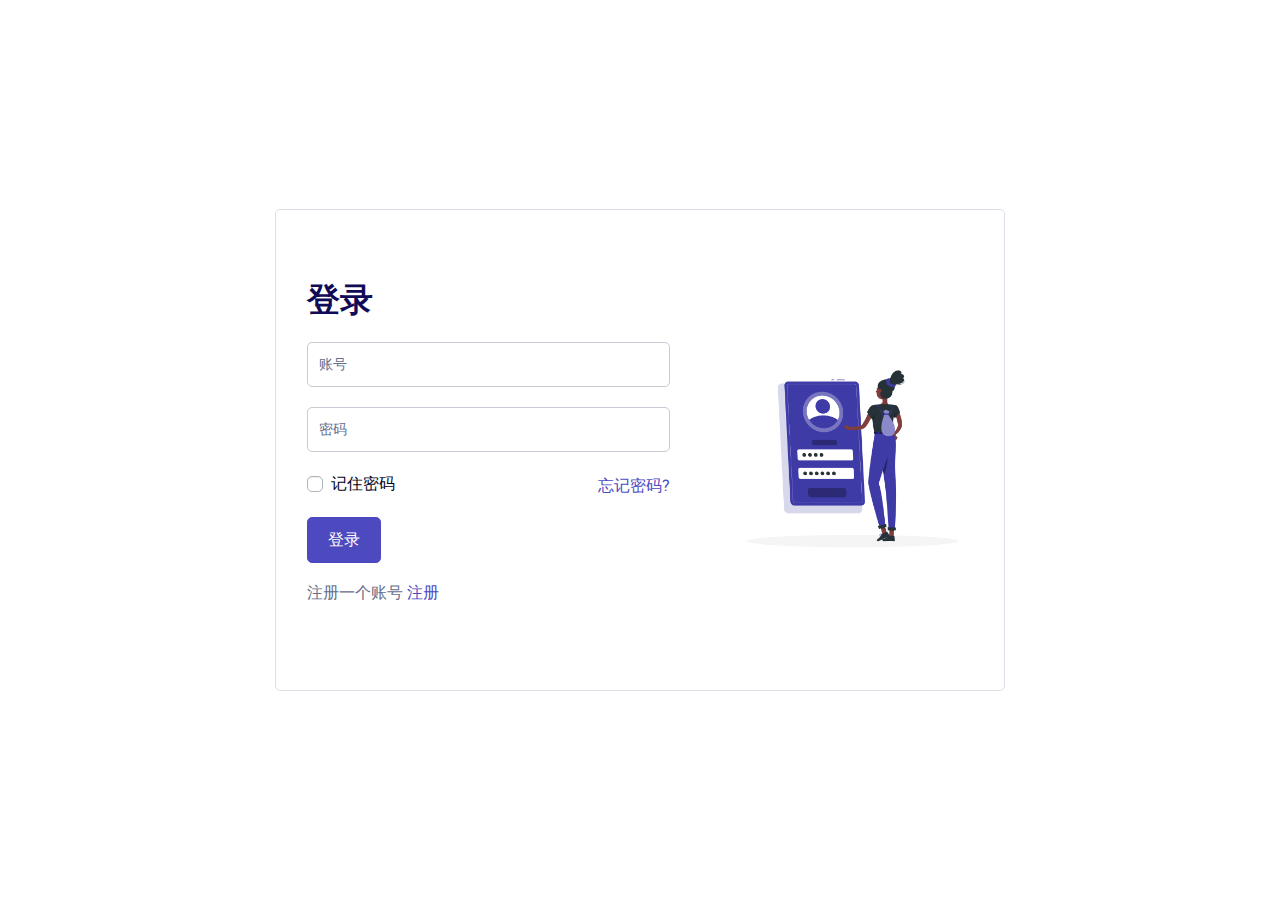
<file: index.html>
﻿


<!doctype html>
<html lang="en">
  <head>
    <meta charset="utf-8">
      <meta name="viewport" content="width=device-width, initial-scale=1, shrink-to-fit=no">
      <title>Metro Sign-in</title>
      
      <!-- Favicon -->
      <link rel="shortcut icon" href="assets/images/favicon.ico" />
      <link rel="stylesheet" href="assets/css/backend-plugin.min.css">
      <link rel="stylesheet" href="assets/css/backend.css?v=1.0.0">
      <link rel="stylesheet" href="assets/vendor/@fortawesome/fontawesome-free/css/all.min.css">
      <link rel="stylesheet" href="assets/vendor/line-awesome/dist/line-awesome/css/line-awesome.min.css">
      <link rel="stylesheet" href="assets/vendor/remixicon/fonts/remixicon.css">  </head>
  <body class=" ">
    <!-- loader Start -->
    <div id="loading">
          <div id="loading-center">
          </div>
    </div>
    <!-- loader END -->
    
      <div class="wrapper">
      <section class="login-content">
         <div class="container">
            <div class="row align-items-center justify-content-center height-self-center">
               <div class="col-lg-8">
                  <div class="card auth-card">
                     <div class="card-body p-0">
                        <div class="d-flex align-items-center auth-content">
                           <div class="col-lg-7 align-self-center">
                              <div class="p-3">
                                 <h2 class="mb-2">登录</h2>
                                 <p></p>
                                 <form>
                                    <div class="row">
                                       <div class="col-lg-12">
                                          <div class="floating-label form-group">
                                             <input class="floating-input form-control" type="email" placeholder=" ">
                                             <label>账号</label>
                                          </div>
                                       </div>
                                       <div class="col-lg-12">
                                          <div class="floating-label form-group">
                                             <input class="floating-input form-control" type="password" placeholder=" ">
                                             <label>密码</label>
                                          </div>
                                       </div>
                                       <div class="col-lg-6">
                                          <div class="custom-control custom-checkbox mb-3">
                                             <input type="checkbox" class="custom-control-input" id="customCheck1">
                                             <label class="custom-control-label control-label-1" for="customCheck1">记住密码</label>
                                          </div>
                                       </div>
                                       <div class="col-lg-6">
                                          <a href="auth-recoverpw.html" class="text-primary float-right">忘记密码?</a>
                                       </div>
                                    </div>
                                    <a type="button" href="predict.html" class="btn btn-primary">登录</a>
                                    <p class="mt-3">
                                       注册一个账号 <a href="auth-sign-up.html" class="text-primary">注册</a>
                                    </p>
                                 </form>
                              </div>
                           </div>
                           <div class="col-lg-5 content-right">
                              <img src="assets/images/login/01.png" class="img-fluid image-right" alt="">
                           </div>
                        </div>
                     </div>
                  </div>
               </div>
            </div>
         </div>
      </section>
      </div>
    
    <!-- Backend Bundle JavaScript -->
    <script src="assets/js/backend-bundle.min.js"></script>
    
    <!-- Table Treeview JavaScript -->
    <script src="assets/js/table-treeview.js"></script>
    
    <!-- Chart Custom JavaScript -->
    <script src="assets/js/customizer.js"></script>
    
    <!-- Chart Custom JavaScript -->
    <script async src="assets/js/chart-custom.js"></script>
    
    <!-- app JavaScript -->
    <script src="assets/js/app.js"></script>
    
    <!-- Chart Custom JavaScript -->
    <script src="assets/js/charts/01.js"></script>  </body>
</html>
</file>
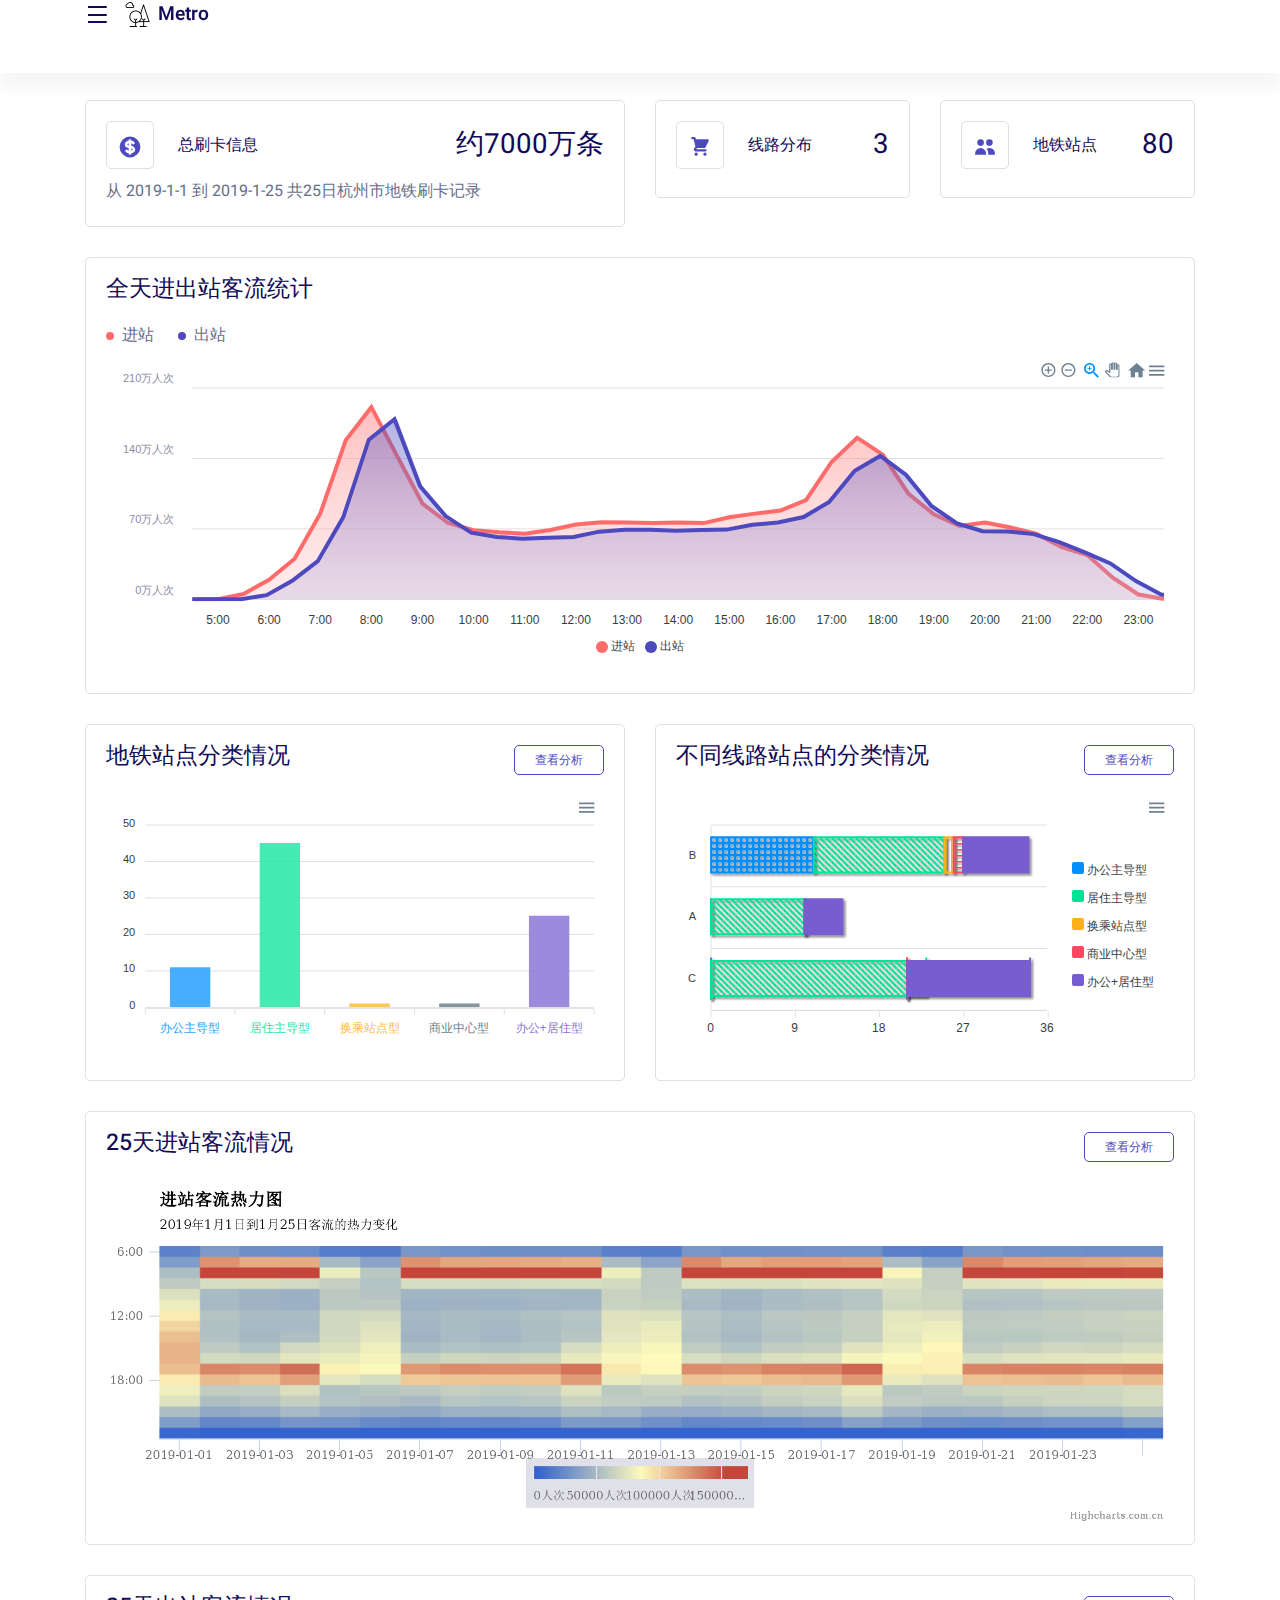
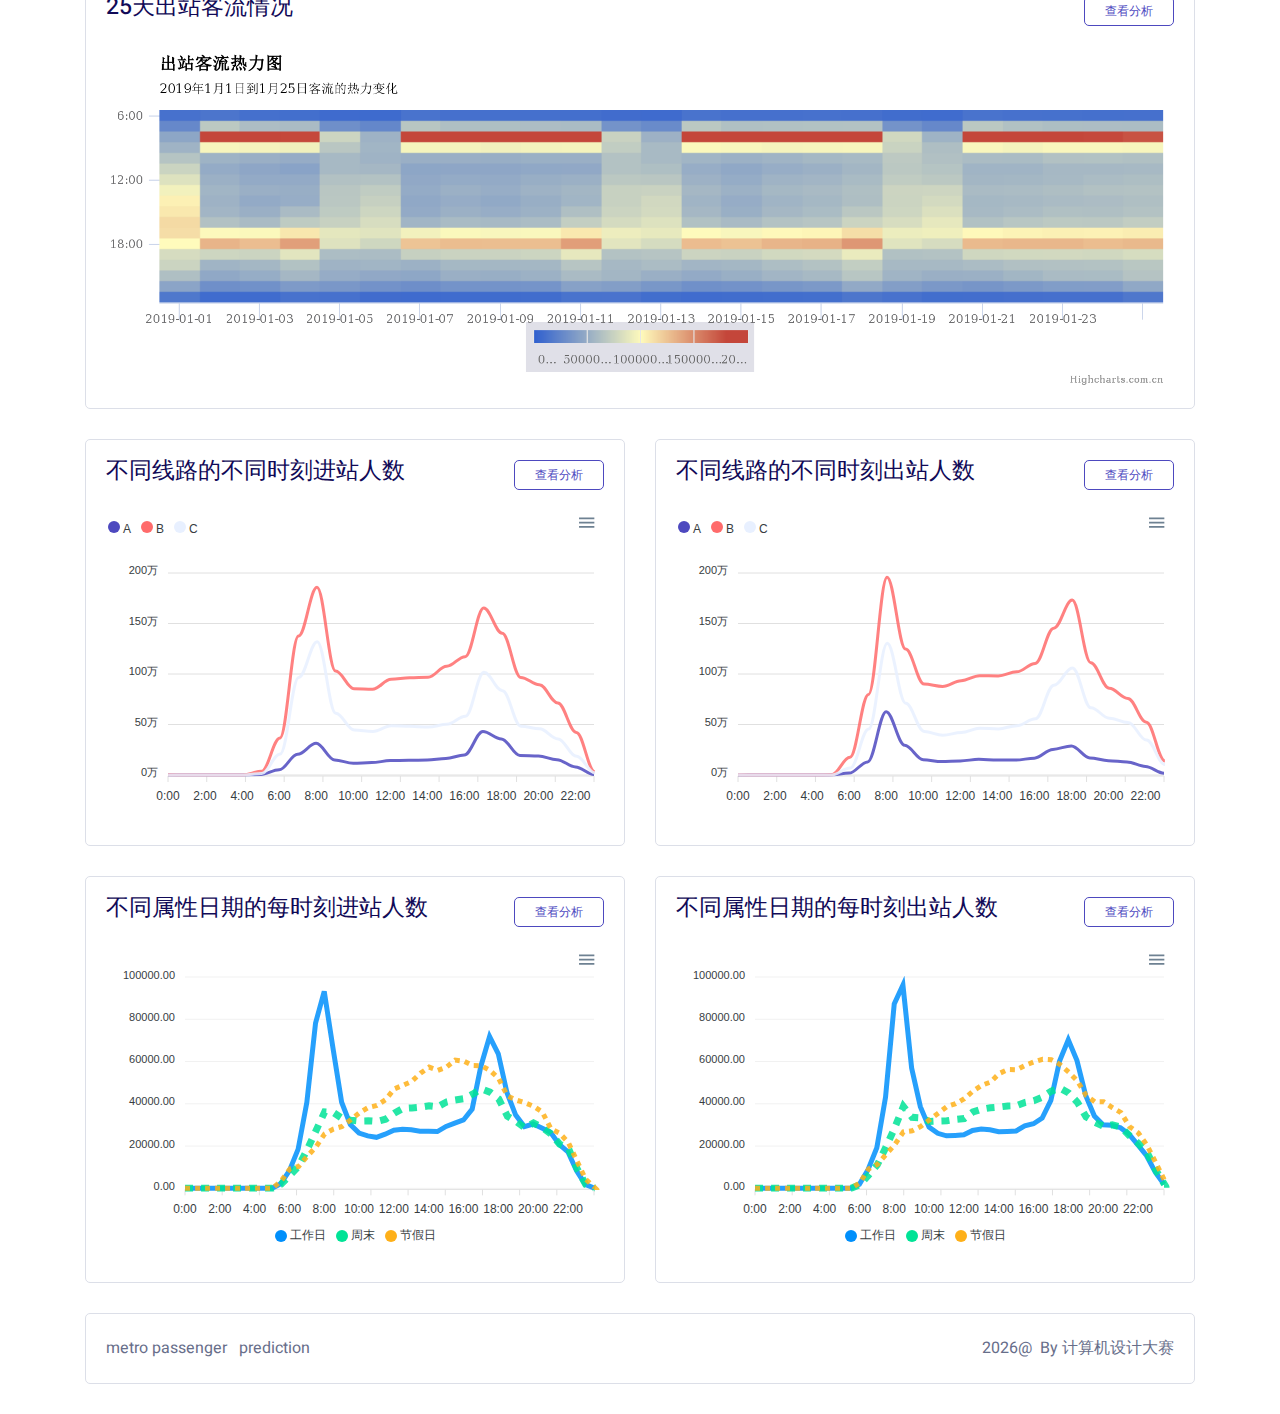
<file: dashboard-1.html>
<!doctype html>
<html lang="en">
  <head>
    <meta charset="utf-8">
      <meta name="viewport" content="width=device-width, initial-scale=1, shrink-to-fit=no">
      <title>Metro | 可视化分析</title>

      <!-- Favicon -->
      <link rel="shortcut icon" href="assets/images/favicon.ico" />
      <link rel="stylesheet" href="assets/css/backend-plugin.min.css">
      <link rel="stylesheet" href="assets/css/backend.css?v=1.0.0">
      <link rel="stylesheet" href="assets/vendor/@fortawesome/fontawesome-free/css/all.min.css">
      <link rel="stylesheet" href="assets/vendor/line-awesome/dist/line-awesome/css/line-awesome.min.css">
      <link rel="stylesheet" href="assets/vendor/remixicon/fonts/remixicon.css">  </head>
  <body class="  ">
    <!-- loader Start -->
    <div id="loading">
          <div id="loading-center">
          </div>
    </div>
    <!-- loader END -->
    <!-- Wrapper Start -->
    <div class="wrapper">
      <div class="mm-top-navbar">
          <div class="mm-navbar-custom">
             <div class="container">
              <nav class="navbar navbar-expand-lg navbar-light p-0">
                  <div class="mm-navbar-logo d-flex align-items-center justify-content-between">
                      <i class="ri-menu-line wrapper-menu"></i>
                      <a href="predict.html" class="header-logo">
                          <img src="assets/images/logo.png" class="img-fluid rounded-normal" alt="logo">
                          <h5 class="logo-title ml-2">Metro</h5>

                      </a>
                  </div>


                     <div class="mm-menu-horizontal">
                          <nav class="mm-sidebar-menu">
                              <div class="mm-sidebar-logo d-flex align-items-center justify-content-between">
                                  <a href="predict.html" class="header-logo">
                                      <img src="assets/images/logo.png" class="img-fluid rounded-normal" alt="logo">
                                      <h5 class="logo-title ml-2">Metro</h5>
                                  </a>
                                  <div class="mm-menu-bt-sidebar">
                                      <i class="las la-bars wrapper-menu"></i>
                                  </div>
                              </div>
                              <ul id="mm-sidebar-toggle" class="mm-menu d-flex">
                                                      <li class="">
                                                              <a href="predict.html" class="">
                                                                  <span >短时客流预测</span>
                                                              </a>
                                                      </li>
                                                      <li class="active">
                                                              <a href="dashboard-1.html" class="">
                                                                 <span>数据可视化分析</span>
                                                              </a>
                                                      </li>
                                                      <li class="active">
                                                        <a href="dashboard-2.html" class="">
                                                           <span>站点类型分析</span>
                                                        </a>
                                                </li>
                              </ul>
                          </nav>
                      </div>
              </nav>
              </div>
          </div>
      </div>
    <div class="content-page">
     <div class="container">
        <div class="row">
            <div class="col-lg-12">
                <div class="row">
                        <div class="col-lg-6 col-xl-6 ">
                        <div class="card card-block card-stretch ">
                            <div class="card-body ">
                       <div class="d-flex justify-content-between align-items-center">
                            <div class="d-flex align-items-center">
                                   <div class="icon mm-icon-box-3 border  bg-white">
                                       <svg xmlns="http://www.w3.org/2000/svg" viewBox="0 0 20 20" fill="currentColor" height="26" width="26" class="text-primary">
                                        <path d="M8.433 7.418c.155-.103.346-.196.567-.267v1.698a2.305 2.305 0 01-.567-.267C8.07 8.34 8 8.114 8 8c0-.114.07-.34.433-.582zM11 12.849v-1.698c.22.071.412.164.567.267.364.243.433.468.433.582 0 .114-.07.34-.433.582a2.305 2.305 0 01-.567.267z"></path>
                                        <path fill-rule="evenodd" d="M10 18a8 8 0 100-16 8 8 0 000 16zm1-13a1 1 0 10-2 0v.092a4.535 4.535 0 00-1.676.662C6.602 6.234 6 7.009 6 8c0 .99.602 1.765 1.324 2.246.48.32 1.054.545 1.676.662v1.941c-.391-.127-.68-.317-.843-.504a1 1 0 10-1.51 1.31c.562.649 1.413 1.076 2.353 1.253V15a1 1 0 102 0v-.092a4.535 4.535 0 001.676-.662C13.398 13.766 14 12.991 14 12c0-.99-.602-1.765-1.324-2.246A4.535 4.535 0 0011 9.092V7.151c.391.127.68.317.843.504a1 1 0 101.511-1.31c-.563-.649-1.413-1.076-2.354-1.253V5z" clip-rule="evenodd"></path>
                                        </svg>
                                        </div>
                                    <div class="ml-4"> <h6> 总刷卡信息 </h6></div>
                                    </div>

                                    <div class="card-text"><h3>约7000万条</h3></div>

                        </div>


                        <div class="mt-2"> 从 2019-1-1 到 2019-1-25 共25日杭州市地铁刷卡记录</div>
                            </div>
                    </div>
                        </div>

                        <div class="col-lg-6 col-xl-3">
                        <div class="card card-block card-stretch ">
                            <div class="card-body ">
                                <div class="d-flex justify-content-between align-items-center  ">
                                     <div class="d-flex align-items-center">
                                   <div class="icon mm-icon-box-3 border  bg-white">
                                     <svg xmlns="http://www.w3.org/2000/svg" viewBox="0 0 20 20" fill="currentColor" class="text-primary" height="22px" width="22px">
                                        <path d="M3 1a1 1 0 000 2h1.22l.305 1.222a.997.997 0 00.01.042l1.358 5.43-.893.892C3.74 11.846 4.632 14 6.414 14H15a1 1 0 000-2H6.414l1-1H14a1 1 0 00.894-.553l3-6A1 1 0 0017 3H6.28l-.31-1.243A1 1 0 005 1H3zM16 16.5a1.5 1.5 0 11-3 0 1.5 1.5 0 013 0zM6.5 18a1.5 1.5 0 100-3 1.5 1.5 0 000 3z" />
                                        </svg>
                                   </div>
                                  <div class=" ml-4"> <h6> 线路分布 </h6></div>

                                    </div>


                                    <div class="  ">
                                    <div class="card-text"><h3>3</h3></div>
                                </div>
                        </div>
                        <div class="mt-2"> </div>
                            </div>
                    </div>
                        </div>


                   <div class="col-lg-6 col-xl-3 ">
                        <div class="card card-block card-stretch ">
                            <div class="card-body ">
                                <div class="d-flex justify-content-between align-items-center">
                                   <div class="d-flex  align-items-center">
                                   <div class="icon mm-icon-box-3 border  bg-white">
                                      <svg xmlns="http://www.w3.org/2000/svg" viewBox="0 0 20 20" fill="currentColor" class="text-primary" height="22px" width="22px">
                                        <path d="M9 6a3 3 0 11-6 0 3 3 0 016 0zM17 6a3 3 0 11-6 0 3 3 0 016 0zM12.93 17c.046-.327.07-.66.07-1a6.97 6.97 0 00-1.5-4.33A5 5 0 0119 16v1h-6.07zM6 11a5 5 0 015 5v1H1v-1a5 5 0 015-5z" />
                                        </svg>
                                   </div>
                                   <div class="ml-4"> <h6> 地铁站点 </h6></div>
                                    </div>


                                    <div class="  ">
                                    <div class="card-text">

                           <h3>80</h3></div>
                                </div>
                        </div>
                        <div class="mt-2"></div>
                            </div>
                    </div>
                        </div>

            <div class="col-lg-12">
               <div class="card card-block card-stretch card-height">
                    <div class="card-header d-flex justify-content-between border-none">
                        <div class="header-title">
                            <h4 class="card-title">全天进出站客流统计</h4>
                        </div>

                    </div>

                    <div class="card-body pt-0">
                        <ul class="d-flex align-items-center list-inline mb-2 p-0">
                            <li class="d-flex align-items-center mr-4">
                                <span class="bg-secondary p-1 rounded mr-2"></span>
                                <p class="mb-0">进站</p>
                            </li>

                            <li class="d-flex align-items-center mr-4">
                                <span class="bg-primary p-1 rounded mr-2"></span>
                                <p class="mb-0">出站</p>
                            </li>
                        </ul>
                        <div id="layout2-chart12" class="height-250"></div>
                    </div>
                </div>
            </div>
            <div class="col-lg-6">
                <div class="card card-block card-stretch card-height">
                    <div class="card-header d-flex justify-content-between border-none">
                        <div class="header-title">
                            <div class="d-flex">
                                <h4 class="card-title">地铁站点分类情况</h4>
                            </div>
                        </div>
                        <div class="card-header-toolbar d-flex align-items-center">
                            <button class="btn btn-outline-primary btn-sm" data-toggle="modal" data-target="#stationType">查看分析</button>
                            <div class="modal fade" id="stationType" tabindex="-1" role="dialog" aria-labelledby="stationTypeTitle" aria-hidden="true">
                                <div class="modal-dialog modal-dialog-scrollable" role="document">
                                   <div class="modal-content">
                                      <div class="modal-header">
                                         <h5 class="modal-title" id="stationTypeTitle">地铁站点分类情况</h5>
                                         <button type="button" class="close" data-dismiss="modal" aria-label="Close">
                                         <span aria-hidden="true">&times;</span>
                                         </button>
                                      </div>
                                      <div class="modal-body">
                                         <p>地铁客流数据与地铁站附近区域功能有密切的关系，不同的功能区域，其客流的分布可能会呈现完全不同的趋势和规律。</p>
                                         <p>由此，我们根据不同站点一天中各时段的客流量数据，引入客流特征的时间序列聚类方法,对80个站点进行了分类，更好地理解地铁站的客流模式的同时，也为之后不同站点客流量的预测做准备。</p>
                                         <p>因为对于客流模式的种类个数是未知的，因此对于客流数据的划分属于无监督的聚类学习问题。</p>
                                         <p>我们利用 K-Means 分析不同日期的客流数据之间的相关性，将同一车站的不同日期的客流数据划分为不同的簇，每个簇代表的是不同的客流模式</p>
                                         <p>我们依次计算每个K对应的轮廓系数并借助系统聚类进行辅助，将站点分成了办公主导型、居住主导型、换乘型、商业中心型以及办公+居住五种类型。</p>
                                      </div>
                                      <div class="modal-footer">
                                         <button type="button" class="btn btn-secondary" data-dismiss="modal">Close</button>
                                         <button type="button" class="btn btn-primary">confirm</button>
                                      </div>
                                   </div>
                                </div>
                             </div>
                        </div>

                    </div>
                    <div class="card-body card-item-right pt-0 h-100">

                        <div id="layout2-chart06"></div>


                    </div>

                </div>

            </div>
            <div class="col-lg-6 ">
                <div class="card card-block card-stretch card-height">
                    <div class="card-header d-flex justify-content-between border-none">
                        <div class="header-title">
                            <div class="d-flex">
                                <h4 class="card-title">不同线路站点的分类情况</h4>

                            </div>

                        </div>
                        <div class="card-header-toolbar d-flex align-items-center">
                            <button class="btn btn-outline-primary btn-sm" data-toggle="modal" data-target="#classify">查看分析</button>
                            <div class="modal fade" id="classify" tabindex="-1" role="dialog" aria-labelledby="classifyTitle" aria-hidden="true">
                                <div class="modal-dialog modal-dialog-scrollable" role="document">
                                   <div class="modal-content">
                                      <div class="modal-header">
                                         <h5 class="modal-title" id="classifyTitle">不同线路站点的分类情况</h5>
                                         <button type="button" class="close" data-dismiss="modal" aria-label="Close">
                                         <span aria-hidden="true">&times;</span>
                                         </button>
                                      </div>
                                      <div class="modal-body">
                                         <p>对比三条线路的不同站点分布，我们可以看出</p>
                                         <p>1.B号线的包含的站点数量和站点种类都是最多的</p>
                                          <p>2.A、C号线的包含的站点种类都为办公型和办公+居住为主</p>
                                      </div>
                                      <div class="modal-footer">
                                         <button type="button" class="btn btn-secondary" data-dismiss="modal">Close</button>
                                      </div>
                                   </div>
                                </div>
                             </div>
                        </div>

                    </div>
                    <div class="card-body  pt-0 h-100">
                        <div id="layout2-chart07"></div>
                    </div>
                </div>
            </div>
            <div class="col-lg-12">


                <div class="card card-block card-stretch card-height">
                    <div class="card-header d-flex justify-content-between border-none">
                        <div class="header-title">
                            <div class="d-flex">
                                <h4 class="card-title">25天进站客流情况</h4>

                            </div>

                        </div>
                        <div class="card-header-toolbar d-flex align-items-center">
                            <button class="btn btn-outline-primary btn-sm" data-toggle="modal" data-target="#input">查看分析</button>
                            <div class="modal fade" id="input" tabindex="-1" role="dialog" aria-labelledby="inputTitle" aria-hidden="true">
                                <div class="modal-dialog modal-dialog-scrollable" role="document">
                                   <div class="modal-content">
                                      <div class="modal-header">
                                         <h5 class="modal-title" id="inputTitle">25天进站客流情况</h5>
                                         <button type="button" class="close" data-dismiss="modal" aria-label="Close">
                                         <span aria-hidden="true">&times;</span>
                                         </button>
                                      </div>
                                      <div class="modal-body">
                                         <p>上图中，横坐标x表示对应的25天日期，纵坐标y是一天中不同的时段，其中区域的颜色深浅代表了该时段的客流量程度。一月共有三个属性的日期类型，分别为：工作日（18天）、普通周末（6天）以及节假日（1天）。</p>
                                         <p>首先在1号的客流数据是25天中比较特殊的（第一列着色部分），这一天是一个月中唯一的节假日。其客流从上午9:00开始直到晚上10点，客流波动分布比较均匀，在下午4:00—5:00部分出现了一天中的客流小高峰。</p>
                                         <p>图中可以明显地看出连续5天的红色区域都是工作日。在工作日，客流呈现比较明显的早晚高峰的排列。早上7:00时段出现了进站高峰值，持续到8:00段达到一天中进站最高值。这个时候出站客流也迎来高峰时段，部分高峰进站客流转移到9:00时段。</p>
                                          <p>晚高峰则是17—18点段到达进站高峰，18点是出站高峰而在中间两列的周末客流，客流量同节假日比较相似，更加平均的分布在一天中9点到19点。</p>
                                      </div>
                                      <div class="modal-footer">
                                         <button type="button" class="btn btn-secondary" data-dismiss="modal">Close</button>
                                      </div>
                                   </div>
                                </div>
                             </div>
                        </div>

                    </div>
                    <div class="card-body card-item-right pt-0 h-100">
                        <img src="assets/images/进站.png" style="width:100%; height:auto">
                        <div id="layout2-chart001"></div>
                    </div>
                </div>

            </div>
            <div class="col-lg-12 ">
                <div class="card card-block card-stretch card-height">
                    <div class="card-header d-flex justify-content-between border-none">
                        <div class="header-title">
                            <div class="d-flex">
                                <h4 class="card-title">25天出站客流情况</h4>

                            </div>

                        </div>
                        <div class="card-header-toolbar d-flex align-items-center">
                            <button class="btn btn-outline-primary btn-sm" data-toggle="modal" data-target="#output">查看分析</button>
                            <div class="modal fade" id="output" tabindex="-1" role="dialog" aria-labelledby="outputTitle" aria-hidden="true">
                                <div class="modal-dialog modal-dialog-scrollable" role="document">
                                   <div class="modal-content">
                                      <div class="modal-header">
                                         <h5 class="modal-title" id="outputTitle">25天出站客流情况</h5>
                                         <button type="button" class="close" data-dismiss="modal" aria-label="Close">
                                         <span aria-hidden="true">&times;</span>
                                         </button>
                                      </div>
                                       <div class="modal-body">
                                           <p>上图中，横坐标x表示对应的25天日期，纵坐标y是一天中不同的时段，其中区域的颜色深浅代表了该时段的客流量程度。一月共有三个属性的日期类型，分别为：工作日（18天）、普通周末（6天）以及节假日（1天）。</p>
                                           <p>首先在1号的客流数据是25天中比较特殊的（第一列着色部分），这一天是一个月中唯一的节假日。其客流从上午9:00开始直到晚上10点，客流波动分布比较均匀，在下午4:00—5:00部分出现了一天中的客流小高峰。</p>
                                           <p>图中可以明显地看出连续5天的红色区域都是工作日。在工作日，客流呈现比较明显的早晚高峰的排列。早上7:00时段出现了进站高峰值，持续到8:00段达到一天中进站最高值。这个时候出站客流也迎来高峰时段，部分高峰进站客流转移到9:00时段。</p>
                                           <p>晚高峰则是17—18点段到达进站高峰，18点是出站高峰而在中间两列的周末客流，客流量同节假日比较相似，更加平均的分布在一天中9点到19点。</p>
                                       </div>
                                      <div class="modal-footer">
                                         <button type="button" class="btn btn-secondary" data-dismiss="modal">Close</button>
                                      </div>
                                   </div>
                                </div>
                             </div>
                        </div>

                    </div>
                    <div class="card-body  pt-0 h-100">
                        <img src="assets/images/出站.png" style="width:100%; height:auto">
                        <div id="layout2-chart002"></div>
                    </div>
                </div>
            </div>
           <div class="col-lg-12 col-md-12 col-xl-6">
                  <div class="card card-block card-stretch card-height">
                     <div class="card-header d-flex justify-content-between border-none">
                        <div class="header-title">
                           <h4 class="card-title">不同线路的不同时刻进站人数</h4>
                        </div>
                        <div class="card-header-toolbar d-flex align-items-center">
                           <button class="btn btn-outline-primary btn-sm" data-toggle="modal" data-target="#des">查看分析</button>
                           <div class="modal fade" id="des" tabindex="-1" role="dialog" aria-labelledby="desTitle" aria-hidden="true">
                            <div class="modal-dialog modal-dialog-scrollable" role="document">
                               <div class="modal-content">
                                  <div class="modal-header">
                                     <h5 class="modal-title" id="desTitle">不同线路的不同时刻进站人数</h5>
                                     <button type="button" class="close" data-dismiss="modal" aria-label="Close">
                                     <span aria-hidden="true">&times;</span>
                                     </button>
                                  </div>
                                   <div class="modal-body">
                                       <p>如图，可以看出所有线路的进出站客流量都呈驼峰形，全网客流高峰比较集中。线路的早高峰客流量普遍都大于晚高峰，但是晚高峰的持续时间更长。</p>
                                       <p>相较于进站的高峰出现时间，出站客流的高峰会普遍晚半小时左右，且最高点普遍高于进站客流。</p>
                                       <p>其中C号线比较特殊，可以看出在早高峰时期，该线路上出站客流明显大于其进站客流，而在晚高峰时期呈现相反趋势，猜测该线路所涉及的站点区域可能更多偏向于居住型站点。</p>
                                   </div>
                                  <div class="modal-footer">
                                     <button type="button" class="btn btn-secondary" data-dismiss="modal">Close</button>
                                  </div>
                               </div>
                            </div>
                         </div>
                        </div>
                     </div>
                     <div class="card-body pt-0">
                      <div id="layout2-chart02"></div>
                      </div>
                  </div>
               </div>
            <div class="col-lg-12 col-md-12 col-xl-6">
                <div class="card card-block card-stretch card-height">
                    <div class="card-header d-flex justify-content-between border-none">
                        <div class="header-title">
                            <h4 class="card-title">不同线路的不同时刻出站人数</h4>
                        </div>
                        <div class="card-header-toolbar d-flex align-items-center">
                            <button class="btn btn-outline-primary btn-sm" data-toggle="modal" data-target="#des1">查看分析</button>
                            <div class="modal fade" id="des1" tabindex="-1" role="dialog" aria-labelledby="des1Title" aria-hidden="true">
                                <div class="modal-dialog modal-dialog-scrollable" role="document">
                                   <div class="modal-content">
                                      <div class="modal-header">
                                         <h5 class="modal-title" id="des1Title">不同线路的不同时刻出站人数</h5>
                                         <button type="button" class="close" data-dismiss="modal" aria-label="Close">
                                         <span aria-hidden="true">&times;</span>
                                         </button>
                                      </div>
                                       <div class="modal-body">
                                           <p>如图，可以看出所有线路的进出站客流量都呈驼峰形，全网客流高峰比较集中。线路的早高峰客流量普遍都大于晚高峰，但是晚高峰的持续时间更长。</p>
                                           <p>相较于进站的高峰出现时间，出站客流的高峰会普遍晚半小时左右，且最高点普遍高于进站客流。</p>
                                           <p>其中C号线比较特殊，可以看出在早高峰时期，该线路上出站客流明显大于其进站客流，而在晚高峰时期呈现相反趋势，猜测该线路所涉及的站点区域可能更多偏向于居住型站点。</p>
                                       </div>
                                      <div class="modal-footer">
                                         <button type="button" class="btn btn-secondary" data-dismiss="modal">Close</button>
                                      </div>
                                   </div>
                                </div>
                             </div>
                        </div>
                    </div>
                    <div class="card-body pt-0">
                        <div id="layout2-chart05"></div>
                    </div>
                </div>
            </div>
            <div class="col-lg-12 col-md-12 col-xl-6">
                <div class="card card-block card-stretch card-height">
                    <div class="card-header d-flex justify-content-between border-none">
                        <div class="header-title">
                            <h4 class="card-title">不同属性日期的每时刻进站人数</h4>
                        </div>
                        <div class="card-header-toolbar d-flex align-items-center">
                            <button class="btn btn-outline-primary btn-sm" data-toggle="modal" data-target="#des2">查看分析</button>
                            <div class="modal fade" id="des2" tabindex="-1" role="dialog" aria-labelledby="des2Title" aria-hidden="true">
                                <div class="modal-dialog modal-dialog-scrollable" role="document">
                                   <div class="modal-content">
                                      <div class="modal-header">
                                         <h5 class="modal-title" id="des2Title">不同属性日期的每时刻进站人数</h5>
                                         <button type="button" class="close" data-dismiss="modal" aria-label="Close">
                                             <span aria-hidden="true">&times;</span>
                                         </button>
                                      </div>
                                      <div class="modal-body">
                                         <p>在工作日，客流呈现比较明显的早晚高峰的排列。</p>
                                         <p>早上7:00时段出现了进站高峰值，持续到8:00段达到一天中进站最高值。这个时候出站客流也迎来高峰时段，部分高峰进站客流转移到9:00时段。</p>
                                          <p>晚高峰则是17—18点段到达进站高峰，18点是出站高峰而在中间两列的周末客流，客流量同节假日比较相似，更加平均的分布在一天中9点到19点。</p>
                                      </div>
                                      <div class="modal-footer">
                                         <button type="button" class="btn btn-secondary" data-dismiss="modal">Close</button>
                                      </div>
                                   </div>
                                </div>
                             </div>
                        </div>
                    </div>
                    <div class="card-body pt-0">
                        <div id="layout2-chart10"></div>
                    </div>
                </div>
            </div>
            <div class="col-lg-12 col-md-12 col-xl-6">
                <div class="card card-block card-stretch card-height">
                    <div class="card-header d-flex justify-content-between border-none">
                        <div class="header-title">
                            <h4 class="card-title">不同属性日期的每时刻出站人数</h4>
                        </div>
                        <div class="card-header-toolbar d-flex align-items-center">
                            <button class="btn btn-outline-primary btn-sm" data-toggle="modal" data-target="#des3">查看分析</button>
                            <div class="modal fade" id="des3" tabindex="-1" role="dialog" aria-labelledby="des3Title" aria-hidden="true">
                                <div class="modal-dialog modal-dialog-scrollable" role="document">
                                   <div class="modal-content">
                                      <div class="modal-header">
                                         <h5 class="modal-title" id="des3Title">不同属性日期的每时刻出站人数</h5>
                                         <button type="button" class="close" data-dismiss="modal" aria-label="Close">
                                         <span aria-hidden="true">&times;</span>
                                         </button>
                                      </div>
                                       <div class="modal-body">
                                           <p>在工作日，客流呈现比较明显的早晚高峰的排列。</p>
                                           <p>早上7:00时段出现了进站高峰值，持续到8:00段达到一天中进站最高值。这个时候出站客流也迎来高峰时段，部分高峰进站客流转移到9:00时段。</p>
                                           <p>晚高峰则是17—18点段到达进站高峰，18点是出站高峰而在中间两列的周末客流，客流量同节假日比较相似，更加平均的分布在一天中9点到19点。</p>
                                       </div>
                                      <div class="modal-footer">
                                         <button type="button" class="btn btn-secondary" data-dismiss="modal">Close</button>
                                      </div>
                                   </div>
                                </div>
                             </div>
                        </div>
                    </div>
                    <div class="card-body pt-0">
                        <div id="layout2-chart11"></div>
                    </div>
                </div>
            </div>
                </div>
        </div>
        <!-- Page end  -->
        </div>
      </div>
        </div>
    <!-- Wrapper End-->
    <footer class="mm-footer">
            <div class="container">
            <div class="card">
                <div class="card-body">
                    <div class="row">
                        <div class="col-lg-6">
                            <ul class="list-inline mb-0">
                                <li class="list-inline-item"><a href="privacy-policy.html">metro passenger</a></li>
                                <li class="list-inline-item"><a href="terms-of-service.html">prediction</a></li>
                            </ul>
                        </div>
                        <div class="col-lg-6 text-right">
                            <span class="mr-1"><script>document.write(new Date().getFullYear())</script>@</span> By 计算机设计大赛
                        </div>
                    </div>
                </div>
            </div>
        </div>
    </footer>
    <!-- Backend Bundle JavaScript -->

    <script src="assets/js/backend-bundle.min.js"></script>

    <!-- Table Treeview JavaScript -->
    <script src="assets/js/table-treeview.js"></script>

    <!-- Chart Custom JavaScript -->
    <script src="assets/js/customizer.js"></script>

    <script async src="assets/js/chart-custom.js"></script>
    <!-- app JavaScript -->
    <script src="assets/js/app.js"></script>

    <!-- Chart Custom JavaScript -->
    <script src="assets/js/charts/01.js"></script></body>
</html>
</file>
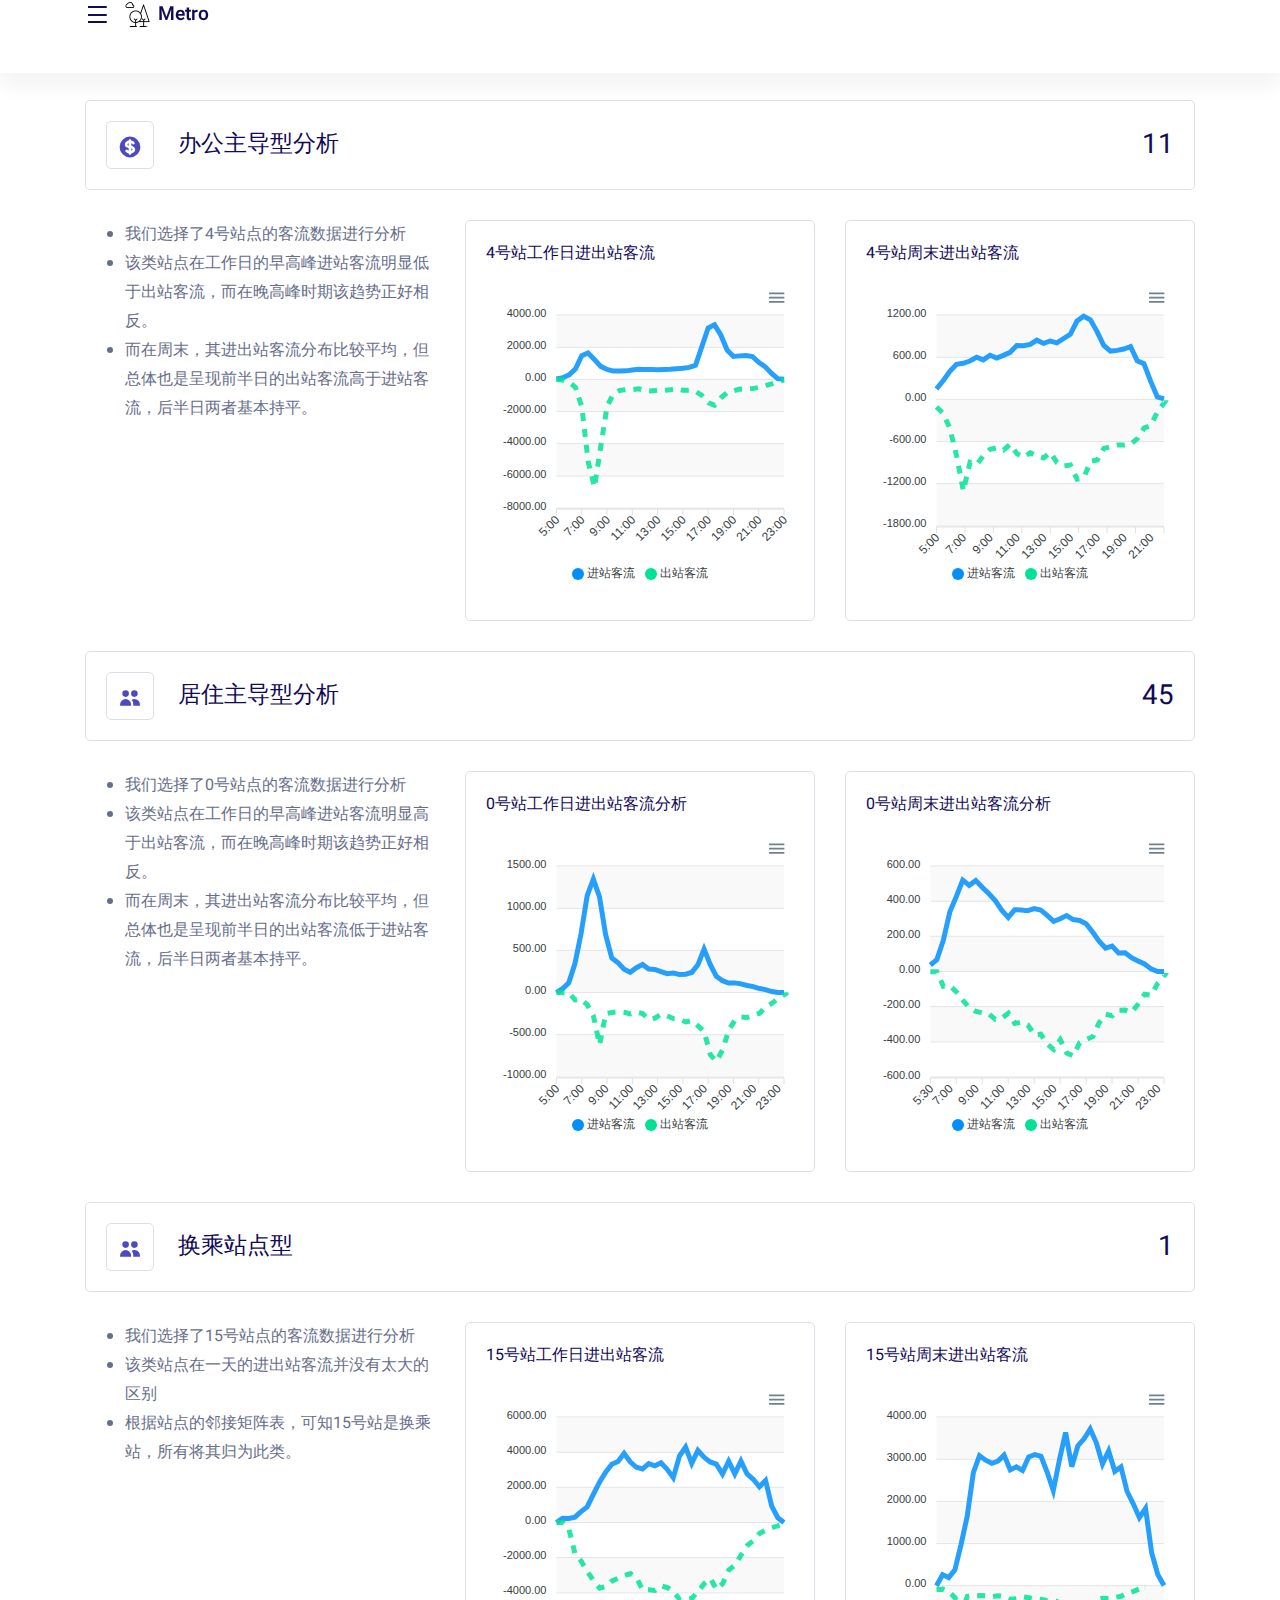
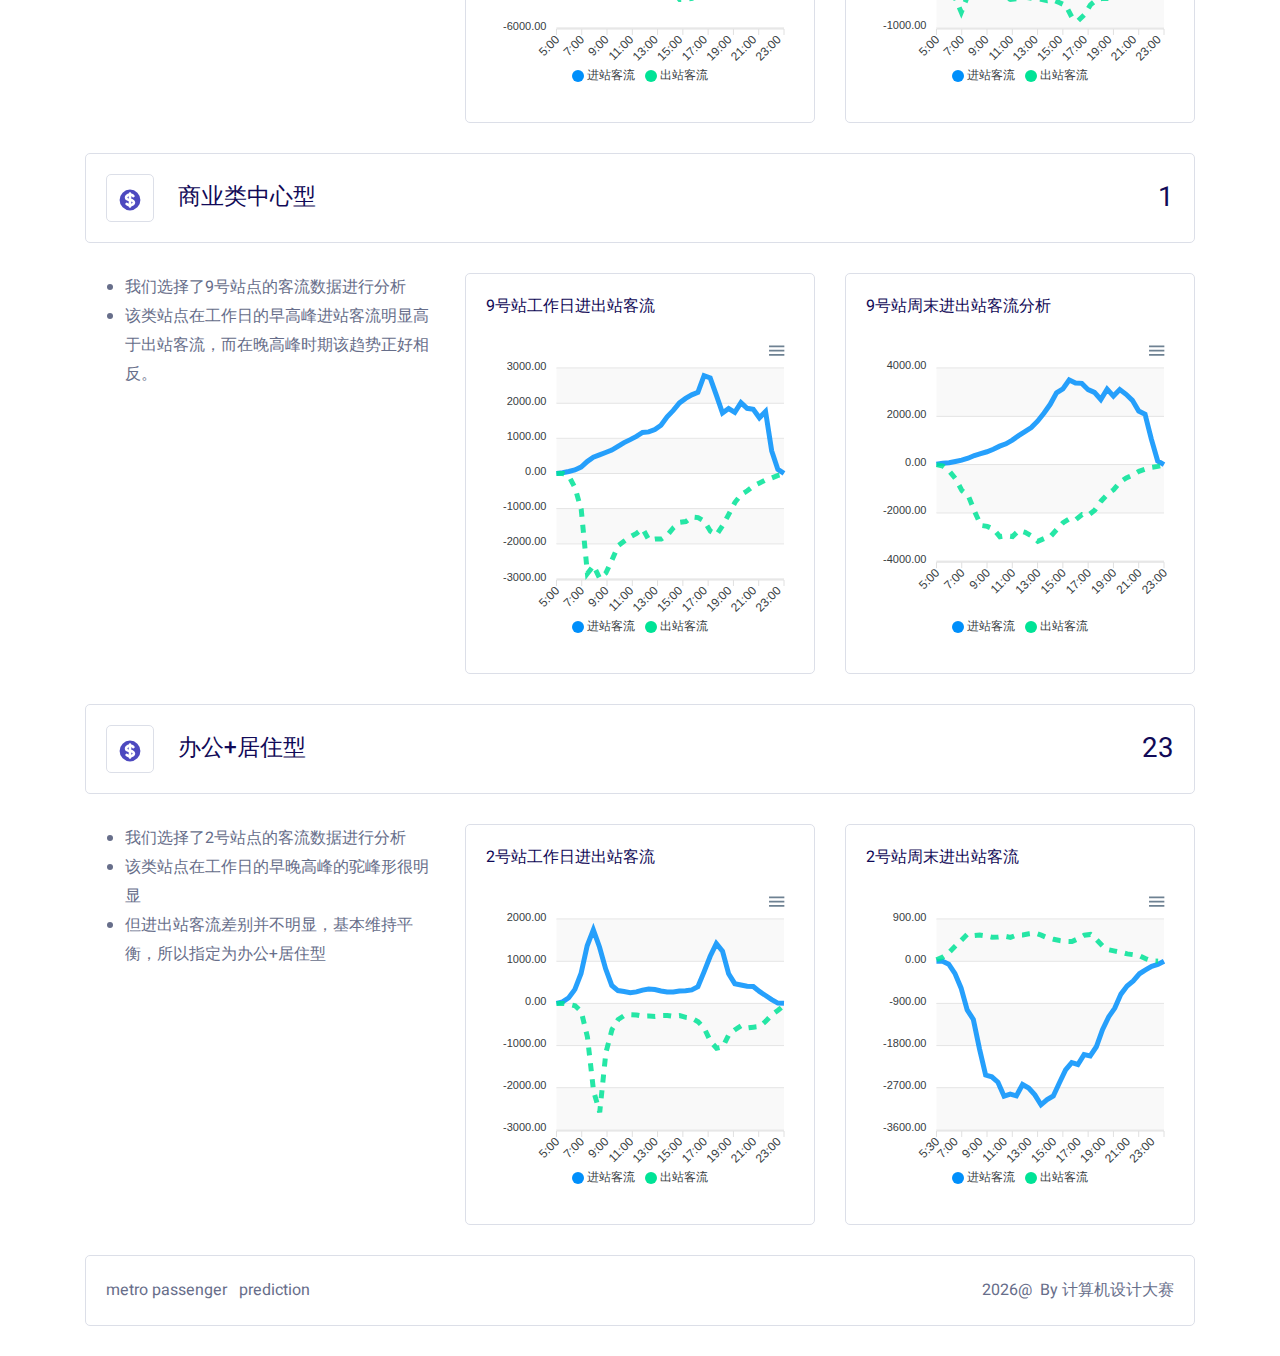
<file: dashboard-2.html>
<!doctype html>
<html lang="en">
  <head>
    <meta charset="utf-8">
      <meta name="viewport" content="width=device-width, initial-scale=1, shrink-to-fit=no">
      <title>Metro | 站点类型分析</title>

      <!-- Favicon -->
      <link rel="shortcut icon" href="assets/images/favicon.ico" />
      <link rel="stylesheet" href="assets/css/backend-plugin.min.css">
      <link rel="stylesheet" href="assets/css/backend.css?v=1.0.0">
      <link rel="stylesheet" href="assets/vendor/@fortawesome/fontawesome-free/css/all.min.css">
      <link rel="stylesheet" href="assets/vendor/line-awesome/dist/line-awesome/css/line-awesome.min.css">
      <link rel="stylesheet" href="assets/vendor/remixicon/fonts/remixicon.css">
  </head>
  <body class="  ">
    <!-- loader Start -->
    <div id="loading">
          <div id="loading-center">
          </div>
    </div>
    <!-- loader END -->
    <!-- Wrapper Start -->
    <div class="wrapper">
      <div class="mm-top-navbar">
          <div class="mm-navbar-custom">
             <div class="container">
              <nav class="navbar navbar-expand-lg navbar-light p-0">
                  <div class="mm-navbar-logo d-flex align-items-center justify-content-between">
                      <i class="ri-menu-line wrapper-menu"></i>
                      <a href="predict.html" class="header-logo">
                          <img src="assets/images/logo.png" class="img-fluid rounded-normal" alt="logo">
                          <h5 class="logo-title ml-2">Metro</h5>

                      </a>
                  </div>


                 <div class="mm-menu-horizontal">
                      <nav class="mm-sidebar-menu">
                          <div class="mm-sidebar-logo d-flex align-items-center justify-content-between">
                              <a href="predict.html" class="header-logo">
                                  <img src="assets/images/logo.png" class="img-fluid rounded-normal" alt="logo">
                                  <h5 class="logo-title ml-2">Metro</h5>
                              </a>
                              <div class="mm-menu-bt-sidebar">
                                  <i class="las la-bars wrapper-menu"></i>
                              </div>
                          </div>
                          <ul id="mm-sidebar-toggle" class="mm-menu d-flex">
                                          <li class="">
                                                  <a href="predict.html" class="">
                                                      <span >短时客流预测</span>
                                                  </a>
                                          </li>
                                          <li class="active">
                                                  <a href="dashboard-1.html" class="">
                                                     <span>数据可视化分析</span>
                                                  </a>
                                          </li>
                                          <li class="active">
                                            <a href="dashboard-2.html" class="">
                                               <span>站点类型分析</span>
                                            </a>
                                          </li>
                          </ul>
                      </nav>
                  </div>
              </nav>
              </div>
          </div>
      </div>
    </div>
        <div class="content-page">
     <div class="container">
        <div class="row">
            <div class="col-lg-12">
                <div class="row">
                        <div class="col-lg-6 col-xl-12 ">
                        <div class="card card-block card-stretch ">
                            <div class="card-body ">
                       <div class="d-flex justify-content-between align-items-center">
                            <div class="d-flex align-items-center">
                                   <div class="icon mm-icon-box-3 border  bg-white">
                                       <svg xmlns="http://www.w3.org/2000/svg" viewBox="0 0 20 20" fill="currentColor" height="26" width="26" class="text-primary">
                                        <path d="M8.433 7.418c.155-.103.346-.196.567-.267v1.698a2.305 2.305 0 01-.567-.267C8.07 8.34 8 8.114 8 8c0-.114.07-.34.433-.582zM11 12.849v-1.698c.22.071.412.164.567.267.364.243.433.468.433.582 0 .114-.07.34-.433.582a2.305 2.305 0 01-.567.267z"></path>
                                        <path fill-rule="evenodd" d="M10 18a8 8 0 100-16 8 8 0 000 16zm1-13a1 1 0 10-2 0v.092a4.535 4.535 0 00-1.676.662C6.602 6.234 6 7.009 6 8c0 .99.602 1.765 1.324 2.246.48.32 1.054.545 1.676.662v1.941c-.391-.127-.68-.317-.843-.504a1 1 0 10-1.51 1.31c.562.649 1.413 1.076 2.353 1.253V15a1 1 0 102 0v-.092a4.535 4.535 0 001.676-.662C13.398 13.766 14 12.991 14 12c0-.99-.602-1.765-1.324-2.246A4.535 4.535 0 0011 9.092V7.151c.391.127.68.317.843.504a1 1 0 101.511-1.31c-.563-.649-1.413-1.076-2.354-1.253V5z" clip-rule="evenodd"></path>
                                        </svg>
                                        </div>
                                    <div class="ml-4"> <h4> 办公主导型分析 </h4></div>
                                    </div>
                                    <div class="card-text">
                           <h3>11</h3></div>
                        </div>
<!--                        <div class="mt-2">$7,395.37 In Last Month</div>-->
                            </div>
                    </div>
                        </div>

                    <div class="col-lg-4">
                        <ul>
                            <li>我们选择了4号站点的客流数据进行分析</li>
                            <li>该类站点在工作日的早高峰进站客流明显低于出站客流，而在晚高峰时期该趋势正好相反。</li>
                            <li>而在周末，其进出站客流分布比较平均，但总体也是呈现前半日的出站客流高于进站客流，后半日两者基本持平。</li>
                        </ul>
                    </div>

            <div class="col-lg-4">

                <div class="card card-block card-stretch card-height">
                    <div class="card-header d-flex justify-content-between border-none">
                        <div class="header-title">
                            <div class="d-flex">
                                <h6 class="card-title">4号站工作日进出站客流</h6>

                            </div>

                        </div>

                    </div>
                    <div class="card-body card-item-right pt-0 h-100">

                        <div id="layout3-chart01"></div>


                    </div>
                </div>

            </div>
            <div class="col-lg-4 ">
                <div class="card card-block card-stretch card-height">
                    <div class="card-header d-flex justify-content-between border-none">
                        <div class="header-title">
                            <div class="d-flex">
                                <h6 class="card-title">4号站周末进出站客流</h6>

                            </div>

                        </div>

                    </div>
                    <div class="card-body  pt-0 h-100">
                        <div id="layout3-chart02"></div>
                    </div>
                </div>
            </div>
            <div class="col-lg-6 col-xl-12 ">
                <div class="card card-block card-stretch ">
                    <div class="card-body ">
                        <div class="d-flex justify-content-between align-items-center">
                            <div class="d-flex  align-items-center">
                                <div class="icon mm-icon-box-3 border  bg-white">
                                    <svg xmlns="http://www.w3.org/2000/svg" viewBox="0 0 20 20" fill="currentColor" class="text-primary" height="22px" width="22px">
                                        <path d="M9 6a3 3 0 11-6 0 3 3 0 016 0zM17 6a3 3 0 11-6 0 3 3 0 016 0zM12.93 17c.046-.327.07-.66.07-1a6.97 6.97 0 00-1.5-4.33A5 5 0 0119 16v1h-6.07zM6 11a5 5 0 015 5v1H1v-1a5 5 0 015-5z" />
                                    </svg>
                                </div>
                                <div class="ml-4"> <h4> 居住主导型分析 </h4></div>
                            </div>


                            <div class="  ">
                                <div class="card-text">

                                    <h3>45</h3></div>
                            </div>
                        </div>
<!--                        <div class="mt-2">$7,395.37 In Last Month</div>-->
                    </div>
                </div>
            </div>
                    <div class="col-lg-4">
                        <ul>
                            <li>我们选择了0号站点的客流数据进行分析</li>
                            <li>该类站点在工作日的早高峰进站客流明显高于出站客流，而在晚高峰时期该趋势正好相反。</li>
                            <li>而在周末，其进出站客流分布比较平均，但总体也是呈现前半日的出站客流低于进站客流，后半日两者基本持平。</li>
                        </ul>
                    </div>

            <div class="col-lg-4">


                <div class="card card-block card-stretch card-height">
                    <div class="card-header d-flex justify-content-between border-none">
                        <div class="header-title">
                            <div class="d-flex">
                                <h6 class="card-title">0号站工作日进出站客流分析</h6>

                            </div>


                        </div>

                    </div>
                    <div class="card-body card-item-right pt-0 h-100">
                        <div id="layout3-chart03"></div>
                    </div>
                </div>

            </div>
            <div class="col-lg-4 ">
                <div class="card card-block card-stretch card-height">
                    <div class="card-header d-flex justify-content-between border-none">
                        <div class="header-title">
                            <div class="d-flex">
                                <h6 class="card-title">0号站周末进出站客流分析</h6>

                            </div>

                        </div>

                    </div>
                    <div class="card-body  pt-0 h-100">
                        <div id="layout3-chart04"></div>
                    </div>
                </div>
            </div>
            <div class="col-lg-6 col-xl-12 ">
                <div class="card card-block card-stretch ">
                    <div class="card-body ">
                        <div class="d-flex justify-content-between align-items-center">
                            <div class="d-flex  align-items-center">
                                <div class="icon mm-icon-box-3 border  bg-white">
                                    <svg xmlns="http://www.w3.org/2000/svg" viewBox="0 0 20 20" fill="currentColor" class="text-primary" height="22px" width="22px">
                                        <path d="M9 6a3 3 0 11-6 0 3 3 0 016 0zM17 6a3 3 0 11-6 0 3 3 0 016 0zM12.93 17c.046-.327.07-.66.07-1a6.97 6.97 0 00-1.5-4.33A5 5 0 0119 16v1h-6.07zM6 11a5 5 0 015 5v1H1v-1a5 5 0 015-5z" />
                                    </svg>
                                </div>
                                <div class="ml-4"> <h4> 换乘站点型 </h4></div>
                            </div>


                            <div class="  ">
                                <div class="card-text">

                                    <h3>1</h3></div>
                            </div>
                        </div>
                        <!--                        <div class="mt-2">$7,395.37 In Last Month</div>-->
                    </div>
                </div>
            </div>
                    <div class="col-lg-4">
                        <ul>
                            <li>我们选择了15号站点的客流数据进行分析</li>
                            <li>该类站点在一天的进出站客流并没有太大的区别</li>
                            <li>根据站点的邻接矩阵表，可知15号站是换乘站，所有将其归为此类。</li>
                        </ul>
                    </div>

            <div class="col-lg-4">


                <div class="card card-block card-stretch card-height">
                    <div class="card-header d-flex justify-content-between border-none">
                        <div class="header-title">
                            <div class="d-flex">
                                <h6 class="card-title">15号站工作日进出站客流</h6>

                            </div>


                        </div>

                    </div>
                    <div class="card-body card-item-right pt-0 h-100">

                        <div id="layout3-chart05"></div>


                    </div>
                </div>

            </div>
            <div class="col-lg-4 ">
                <div class="card card-block card-stretch card-height">
                    <div class="card-header d-flex justify-content-between border-none">
                        <div class="header-title">
                            <div class="d-flex">
                                <h6 class="card-title">15号站周末进出站客流</h6>

                            </div>

                        </div>

                    </div>
                    <div class="card-body  pt-0 h-100">
                        <div id="layout3-chart06"></div>
                    </div>
                </div>
            </div>
            <div class="col-lg-6 col-xl-12 ">
                <div class="card card-block card-stretch ">
                    <div class="card-body ">
                        <div class="d-flex justify-content-between align-items-center">
                            <div class="d-flex align-items-center">
                                <div class="icon mm-icon-box-3 border  bg-white">
                                    <svg xmlns="http://www.w3.org/2000/svg" viewBox="0 0 20 20" fill="currentColor" height="26" width="26" class="text-primary">
                                        <path d="M8.433 7.418c.155-.103.346-.196.567-.267v1.698a2.305 2.305 0 01-.567-.267C8.07 8.34 8 8.114 8 8c0-.114.07-.34.433-.582zM11 12.849v-1.698c.22.071.412.164.567.267.364.243.433.468.433.582 0 .114-.07.34-.433.582a2.305 2.305 0 01-.567.267z"></path>
                                        <path fill-rule="evenodd" d="M10 18a8 8 0 100-16 8 8 0 000 16zm1-13a1 1 0 10-2 0v.092a4.535 4.535 0 00-1.676.662C6.602 6.234 6 7.009 6 8c0 .99.602 1.765 1.324 2.246.48.32 1.054.545 1.676.662v1.941c-.391-.127-.68-.317-.843-.504a1 1 0 10-1.51 1.31c.562.649 1.413 1.076 2.353 1.253V15a1 1 0 102 0v-.092a4.535 4.535 0 001.676-.662C13.398 13.766 14 12.991 14 12c0-.99-.602-1.765-1.324-2.246A4.535 4.535 0 0011 9.092V7.151c.391.127.68.317.843.504a1 1 0 101.511-1.31c-.563-.649-1.413-1.076-2.354-1.253V5z" clip-rule="evenodd"></path>
                                    </svg>
                                </div>
                                <div class="ml-4"> <h4> 商业类中心型 </h4></div>
                            </div>
                            <div class="card-text">
                                <h3>1</h3></div>
                        </div>
                        <!--                        <div class="mt-2">$7,395.37 In Last Month</div>-->
                    </div>
                </div>
            </div>

            <div class="col-lg-4">
                <ul>
                    <li>我们选择了9号站点的客流数据进行分析</li>
                    <li>该类站点在工作日的早高峰进站客流明显高于出站客流，而在晚高峰时期该趋势正好相反。</li>
                </ul>
            </div>

            <div class="col-lg-4">


                <div class="card card-block card-stretch card-height">
                    <div class="card-header d-flex justify-content-between border-none">
                        <div class="header-title">
                            <div class="d-flex">
                                <h6 class="card-title">9号站工作日进出站客流</h6>

                            </div>


                        </div>

                    </div>
                    <div class="card-body card-item-right pt-0 h-100">

                        <div id="layout3-chart07"></div>


                    </div>
                </div>

            </div>
            <div class="col-lg-4 ">
                <div class="card card-block card-stretch card-height">
                    <div class="card-header d-flex justify-content-between border-none">
                        <div class="header-title">
                            <div class="d-flex">
                                <h6 class="card-title">9号站周末进出站客流分析</h6>

                            </div>

                        </div>

                    </div>
                    <div class="card-body  pt-0 h-100">
                        <div id="layout3-chart08"></div>
                    </div>
                </div>
            </div>
            <div class="col-lg-6 col-xl-12 ">
                <div class="card card-block card-stretch ">
                    <div class="card-body ">
                        <div class="d-flex justify-content-between align-items-center">
                            <div class="d-flex align-items-center">
                                <div class="icon mm-icon-box-3 border  bg-white">
                                    <svg xmlns="http://www.w3.org/2000/svg" viewBox="0 0 20 20" fill="currentColor" height="26" width="26" class="text-primary">
                                        <path d="M8.433 7.418c.155-.103.346-.196.567-.267v1.698a2.305 2.305 0 01-.567-.267C8.07 8.34 8 8.114 8 8c0-.114.07-.34.433-.582zM11 12.849v-1.698c.22.071.412.164.567.267.364.243.433.468.433.582 0 .114-.07.34-.433.582a2.305 2.305 0 01-.567.267z"></path>
                                        <path fill-rule="evenodd" d="M10 18a8 8 0 100-16 8 8 0 000 16zm1-13a1 1 0 10-2 0v.092a4.535 4.535 0 00-1.676.662C6.602 6.234 6 7.009 6 8c0 .99.602 1.765 1.324 2.246.48.32 1.054.545 1.676.662v1.941c-.391-.127-.68-.317-.843-.504a1 1 0 10-1.51 1.31c.562.649 1.413 1.076 2.353 1.253V15a1 1 0 102 0v-.092a4.535 4.535 0 001.676-.662C13.398 13.766 14 12.991 14 12c0-.99-.602-1.765-1.324-2.246A4.535 4.535 0 0011 9.092V7.151c.391.127.68.317.843.504a1 1 0 101.511-1.31c-.563-.649-1.413-1.076-2.354-1.253V5z" clip-rule="evenodd"></path>
                                    </svg>
                                </div>
                                <div class="ml-4"> <h4> 办公+居住型 </h4></div>
                            </div>
                            <div class="card-text">
                                <h3>23</h3></div>
                        </div>
                        <!--                        <div class="mt-2">$7,395.37 In Last Month</div>-->
                    </div>
                </div>
            </div>

                    <div class="col-lg-4">
                        <ul>
                            <li>我们选择了2号站点的客流数据进行分析</li>
                            <li>该类站点在工作日的早晚高峰的驼峰形很明显</li>
                            <li>但进出站客流差别并不明显，基本维持平衡，所以指定为办公+居住型</li>
                        </ul>
                    </div>

            <div class="col-lg-4">


                <div class="card card-block card-stretch card-height">
                    <div class="card-header d-flex justify-content-between border-none">
                        <div class="header-title">
                            <div class="d-flex">
                                <h6 class="card-title">2号站工作日进出站客流</h6>

                            </div>
                        </div>

                    </div>
                    <div class="card-body card-item-right pt-0 h-100">

                        <div id="layout3-chart09"></div>

                    </div>
                </div>
            </div>
            <div class="col-lg-4 ">
                <div class="card card-block card-stretch card-height">
                    <div class="card-header d-flex justify-content-between border-none">
                        <div class="header-title">
                            <div class="d-flex">
                                <h6 class="card-title">2号站周末进出站客流</h6>

                            </div>

                        </div>

                    </div>
                    <div class="card-body  pt-0 h-100">
                        <div id="layout3-chart10"></div>
                    </div>
                </div>
            </div>
        </div>
        <!-- Page end  -->
    </div>
      </div>
    </div>
        </div>
    <!-- Wrapper End-->
    <footer class="mm-footer">
            <div class="container">
            <div class="card">
                <div class="card-body">
                    <div class="row">
                        <div class="col-lg-6">
                            <ul class="list-inline mb-0">
                                <li class="list-inline-item"><a href="privacy-policy.html">metro passenger</a></li>
                                <li class="list-inline-item"><a href="terms-of-service.html">prediction</a></li>
                            </ul>
                        </div>
                        <div class="col-lg-6 text-right">
                            <span class="mr-1"><script>document.write(new Date().getFullYear())</script>@</span> By 计算机设计大赛
                        </div>
                    </div>
                </div>
            </div>
        </div>
    </footer>
    <!-- Backend Bundle JavaScript -->
    <script src="assets/js/backend-bundle.min.js"></script>

    <!-- Table Treeview JavaScript -->
    <script src="assets/js/table-treeview.js"></script>

    <!-- Chart Custom JavaScript -->
    <script src="assets/js/charts/dashborad-2.js"></script>

    <!-- Chart Custom JavaScript -->
    <script async src="assets/js/chart-custom.js"></script>

    <!-- app JavaScript -->
    <script src="assets/js/app.js"></script>

    <!-- Chart Custom JavaScript -->
    <script src="assets/js/charts/01.js"></script>

  </body>
</html>
</file>
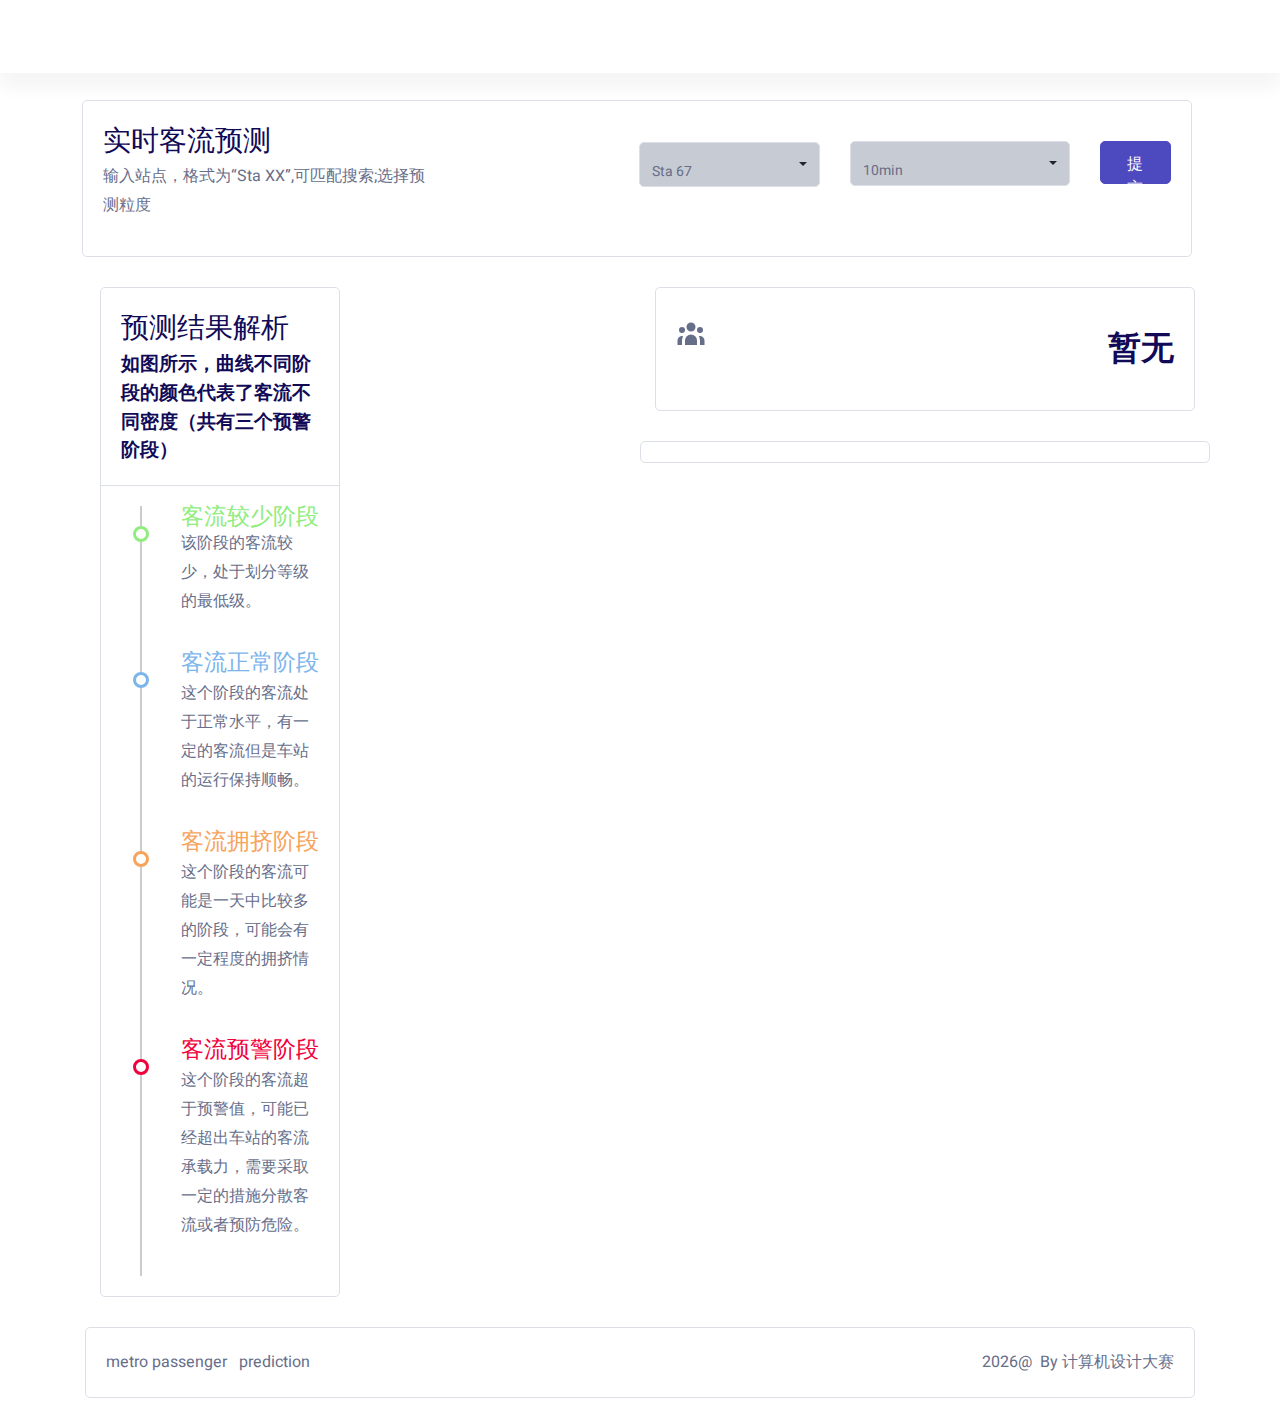
<file: predict.html>
<!doctype html>
<html lang="en">
  <head>
    <meta charset="utf-8">
      <meta name="viewport" content="width=device-width, initial-scale=1, shrink-to-fit=no">
      <title>Metro | 地铁客流预测</title>

      <!-- Favicon -->
      <link rel="shortcut icon" href="assets/images/favicon.ico" />
      <link rel="stylesheet" href="assets/css/backend-plugin.min.css">
      <link rel="stylesheet" href="assets/css/backend.css?v=1.0.0">
      <link rel="stylesheet" href="assets/vendor/@fortawesome/fontawesome-free/css/all.min.css">
      <link rel="stylesheet" href="assets/vendor/line-awesome/dist/line-awesome/css/line-awesome.min.css">
      <link rel="stylesheet" href="assets/vendor/remixicon/fonts/remixicon.css">
      <link rel="stylesheet" href="https://cdn.staticfile.org/twitter-bootstrap/3.3.7/css/bootstrap.min.css">
	  <script src="https://cdn.staticfile.org/jquery/2.1.1/jquery.min.js"></script>
	  <script src="https://cdn.staticfile.org/twitter-bootstrap/3.3.7/js/bootstrap.min.js"></script>
      <script src="assets/js/axios.js"></script>
      <!-- 下拉选择框 -->
<!--      <link href="Content/bootstrap/css/bootstrap.min.css" rel="stylesheet" />-->
<!--      <link href="Content/bootstrap-select/css/bootstrap-select.min.css" rel="stylesheet" />-->

      <style>
          .a1{
              position: relative;
          }
          .b1{
              left: 165px;
              top: 0;
          }
          .a1:hover >.b1{
              display:block;
          }
      </style>

    </head>
      <body class="  ">
    <!-- loader Start -->
    <div id="loading">
          <div id="loading-center">
          </div>
    </div>
    <!-- loader END -->
    <!-- Wrapper Start -->
    <div class="wrapper">
      <div class="mm-top-navbar">
          <div class="mm-navbar-custom">
             <div class="container" style="margin-left: -460px;">
              <nav class="navbar navbar-expand-lg navbar-light p-0">
                  <div class="mm-navbar-logo d-flex align-items-center justify-content-between">
                      <i class="ri-menu-line wrapper-menu"></i>
                      <a href="predict.html" class="header-logo">
                          <img src="assets/images/logo.png" class="img-fluid rounded-normal" alt="logo">
                          <h4 class="logo-title ml-2">Metro</h4>

                      </a>
                  </div>
                     <div class="mm-menu-horizontal">
                          <nav class="mm-sidebar-menu">
                              <div class="mm-sidebar-logo d-flex align-items-center justify-content-between">
                                  <a href="predict.html" class="header-logo">
                                      <img src="assets/images/logo.png" class="img-fluid rounded-normal" alt="logo">
                                      <h5 class="logo-title ml-2">Metro</h5>
                                  </a>
                                  <div class="mm-menu-bt-sidebar">
                                      <i class="las la-bars wrapper-menu"></i>
                                  </div>
                              </div>
                              <ul id="mm-sidebar-toggle" class="mm-menu d-flex">
                                                      <li class="active">
                                                              <a href="predict.html" class="">
                                                                  <span >短时客流预测</span>
                                                              </a>
                                                      </li>

                                                      <li class="">
                                                              <a href="dashboard-1.html" class="">
                                                                 <span>数据可视化分析</span>
                                                              </a>
                                                      </li>
                                                      <li class="">
                                                        <a href="dashboard-2.html" class="">
                                                           <span>站点类型分析</span>
                                                        </a>
                                                      </li>
                              </ul>
                          </nav>
                      </div>
              </nav>
              </div>
          </div>
      </div>
    <div class="content-page">
    <!-- 下拉选择框 -->
    <div style="width:1200px;margin-left:22px;">
    <footer class="mm-footer">
        <div class="container">
        <div class="card">
            <div class="card-body" style="display:inline-flex;">
                <div class="caption">
                   <h3>实时客流预测</h3>
                    <p>输入站点，格式为“Sta XX”,可匹配搜索;选择预测粒度</p>
                </div>
                <div style="width:200px;margin-left:200px;margin-top: 20px;">
                    <select class="form-control selectpicker" data-live-search="true" style="height:300px;width:400px;overflow: scroll;" id = "sta">
                        <optgroup label="Line A">
                                <option value="67">Sta 67</option>
                                <option value="68">Sta 68</option>
                                <option value="69">Sta 69</option>
                                <option value="70">Sta 70</option>
                                <option value="71">Sta 71</option>
                                <option value="72">Sta 72</option>
                                <option value="73">Sta 73</option>
                                <option value="74">Sta 74</option>
                                <option value="75">Sta 75</option>
                                <option value="76">Sta 76</option>
                                <option value="77">Sta 77</option>
                                <option value="78">Sta 78</option>
                                <option value="79">Sta 79</option>
                                <option value="80">Sta 80</option>
                         </optgroup>
                          <optgroup label="Line B">
                                  <option value="0">Sta 0</option>
                                  <option value="1">Sta 1</option>
                                  <option value="2">Sta 2</option>
                                  <option value="3">Sta 3</option>
                                  <option value="4">Sta 4</option>
                                  <option value="5">Sta 5</option>
                                  <option value="6">Sta 6</option>
                                  <option value="7">Sta 7</option>
                                  <option value="8">Sta 8</option>
                                  <option value="9">Sta 9</option>
                                  <option value="10">Sta 10</option>
                                  <option value="11">Sta 11</option>
                                  <option value="12">Sta 12</option>
                                  <option value="13">Sta 13</option>
                                  <option value="14">Sta 14</option>
                                  <option value="15">Sta 15</option>
                                  <option value="16">Sta 16</option>
                                  <option value="17">Sta 17</option>
                                  <option value="18">Sta 18</option>
                                  <option value="19">Sta 19</option>
                                  <option value="20">Sta 20</option>
                                  <option value="21">Sta 21</option>
                                  <option value="22">Sta 22</option>
                                  <option value="23">Sta 23</option>
                                  <option value="24">Sta 24</option>
                                  <option value="25">Sta 25</option>
                                  <option value="26">Sta 26</option>
                                  <option value="27">Sta 27</option>
                                  <option value="28">Sta 28</option>
                                  <option value="29">Sta 29</option>
                                  <option value="30">Sta 30</option>
                                  <option value="31">Sta 31</option>
                                  <option value="32">Sta 32</option>
                                  <option value="34">Sta 33</option>
                           </optgroup>
                           <optgroup label="Line C">
                                   <option value="34">Sta 34</option>
                                   <option value="35">Sta 35</option>
                                   <option value="36">Sta 36</option>
                                   <option value="37">Sta 37</option>
                                   <option value="38">Sta 38</option>
                                   <option value="39">Sta 39</option>
                                   <option value="40">Sta 40</option>
                                   <option value="41">Sta 41</option>
                                   <option value="42">Sta 42</option>
                                   <option value="43">Sta 43</option>
                                   <option value="44">Sta 44</option>
                                   <option value="45">Sta 45</option>
                                   <option value="46">Sta 46</option>
                                   <option value="47">Sta 47</option>
                                   <option value="48">Sta 48</option>
                                   <option value="49">Sta 49</option>
                                   <option value="50">Sta 50</option>
                                   <option value="51">Sta 51</option>
                                   <option value="52">Sta 52</option>
                                   <option value="53">Sta 53</option>
                                   <option value="54">Sta 54</option>
                                   <option value="55">Sta 55</option>
                                   <option value="56">Sta 56</option>
                                   <option value="57">Sta 57</option>
                                   <option value="58">Sta 58</option>
                                   <option value="59">Sta 59</option>
                                   <option value="60">Sta 60</option>
                                   <option value="61">Sta 61</option>
                                   <option value="62">Sta 62</option>
                                   <option value="63">Sta 63</option>
                                   <option value="64">Sta 64</option>
                                   <option value="65">Sta 65</option>
                                   <option value="66">Sta 66</option>
                             </optgroup>
                            </select>
                    </div>
                    <div style="width:200px;margin-left:30px;margin-top: 20px;">
                        <select class="selectpicker" id = "timeCut">
                            <option value="10">10min</option>
                            <option value="20">20min</option>
                            <option value="30">30min</option>
                        </select>
                    </div>
                    <button type="button" class="btn btn-primary" style="margin-left: 50px;height:43px;margin-top: 20px;" data-toggle="button" id="butt">提交</button>
            </div>
            </div>
        </div>
</footer>
</div>
    <!-- 选择框结束 -->

    <div class="container">
        <div class="row">
             <div class="col-lg-12 col-md-12 col-xl-6">
                 <div class="container timeline-page">
                <div class="row">
                    <div class="col-lg-6 ">
                        <div class="card card-block card-stretch card-height">
                            <div class="card-header d-flex justify-content-between">
                                <div class="header-title">
                                    <h3 class="card-title">预测结果解析</h3>
									<h5 class="card-title">如图所示，曲线不同阶段的颜色代表了客流不同密度（共有三个预警阶段）</h5>
                                </div>
                            </div>
                            <div class="card-body">
                                <div class="mm-timeline0 m-0 d-flex align-items-center justify-content-between position-relative">
                                    <ul class="list-inline p-0 m-0">
                                        <li>
                                            <div class="timeline-dots timeline-dot1 border-Color1 text-primary"></div>
                                            <h4 style="color:#90ed7d">客流较少阶段</h4>
                                            <small class="float-right mt-1">
												<p><h4 id="sphere1"></h4></p>
											</small>
                                            <div class="d-inline-block w-100">
                                                <p>该阶段的客流较少，处于划分等级的最低级。</p>
                                            </div>
                                        </li>
                                        <li>
                                            <div class="timeline-dots timeline-dot1 border-Color2 text-success"></div>
                                            <h4 class="float-left mb-1" style="color:#7cb5ec">客流正常阶段</h4>
                                            <small class="float-right mt-1">
												<p><h4 id="sphere2"></h4></p>
											</small>
                                            <div class="d-inline-block w-100">
                                                <p>这个阶段的客流处于正常水平，有一定的客流但是车站的运行保持顺畅。</p>
                                            </div>
                                        </li>

                                        <li>
                                            <div class="timeline-dots timeline-dot1 border-Color3 text-primary"></div>
                                            <h4 class="float-left mb-1" style='color:#f7a35c'>客流拥挤阶段</h4>
                                            <small class="float-right mt-1">
												<p><h4 id="sphere3"></h4></p>
											</small>
                                            <div class="d-inline-block w-100">
                                                <p>这个阶段的客流可能是一天中比较多的阶段，可能会有一定程度的拥挤情况。</p>
                                            </div>
                                        </li>
                                        <li>
                                            <div class="timeline-dots timeline-dot1 border-Color4 text-warning"></div>
                                            <h4 class="float-left mb-1" style='color:#f2003c'>客流预警阶段</h4>
                                            <small class="float-right mt-1">
												<p><h4 id="sphere4"></h4></p>
											</small>
                                            <div class="d-inline-block w-100">
                                                <p>这个阶段的客流超于预警值，可能已经超出车站的客流承载力，需要采取一定的措施分散客流或者预防危险。</p>
                                            </div>
                                        </li>
                                    </ul>
                                </div>
                            </div>
                        </div>
                    </div>
                </div>
            </div>
             </div>
            <div class="col-lg-6">
				<div class='row'>
				<div class="col-lg-12 ">
					<div class="card card-block card-stretch ">
						<div class="card-body">
						<div class="d-flex justify-content-between align-items-center">
							<div class=" align-items-center card-total-sale ">
								<svg xmlns="http://www.w3.org/2000/svg" viewBox="0 0 20 20" fill="currentColor" height="30" width="30">
									<path d="M13 6a3 3 0 11-6 0 3 3 0 016 0zM18 8a2 2 0 11-4 0 2 2 0 014 0zM14 15a4 4 0 00-8 0v3h8v-3zM6 8a2 2 0 11-4 0 2 2 0 014 0zM16 18v-3a5.972 5.972 0 00-.75-2.906A3.005 3.005 0 0119 15v3h-3zM4.75 12.094A5.973 5.973 0 004 15v3H1v-3a3 3 0 013.75-2.906z" />
									</svg>

								 <div class="d-flex align-items-center  card-total-sale justify-content-between mt-3">
									 <div class="card-text">
										 <p><h4 id="ttt"></h4></p>
<!--                                             <p><h3 id="ttt">0</h3></p>-->
									 </div>
							</div>
						</div>
							<div class="card-text">
								<p><h2 id="pre10">暂无</h2></p>
							</div>
<!--                              <div id="layout1-chart-01"></div>-->
						</div>
					</div>
						</div>
					</div>
               <div class="card card-block card-stretch card-height">
<!--                    <div class="card-header d-flex justify-content-between border-none align-items-start ">-->
<!--                        <div class="header-title">-->
<!--                            <h4 class="card-title">客流预测结果</h4>-->
<!--                        </div>-->

<!--                    </div>-->
                    <div class="card-body pt-0">
                        <div id="containerP"></div>
                    </div>
                </div>
				</div>
            </div>
        </div>
        <!-- Page end  -->
    </div>
      </div>
    </div>

    <!-- Wrapper End-->
    <footer class="mm-footer">
            <div class="container">
            <div class="card">
                <div class="card-body">
                    <div class="row">
                        <div class="col-lg-6">
                            <ul class="list-inline mb-0">
                                <li class="list-inline-item">metro passenger</li>
                                <li class="list-inline-item">prediction</li>
                            </ul>
                        </div>
                        <div class="col-lg-6 text-right">
                            <span class="mr-1"><script>document.write(new Date().getFullYear())</script>@</span> By 计算机设计大赛
                        </div>
                    </div>
                </div>
            </div>
        </div>
    </footer>
    <!-- Backend Bundle JavaScript -->
<!--    <script type="text/javascript" src="assets/js/pre.js"></script>-->
    <script src="assets/js/predict.js?param=Math.random()"></script>
    <script src="assets/js/backend-bundle.min.js"></script>
    <script src="assets/js/table-treeview.js"></script>
    <!-- Table Treeview JavaScript -->


    <!-- Chart Custom JavaScript -->
    <script src="assets/js/customizer.js"></script>

    <!-- Chart Custom JavaScript -->
    <script async src="assets/js/chart-custom.js"></script>

    <!-- app JavaScript -->
    <script src="assets/js/app.js"></script>


    <script src="https://code.highcharts.com.cn/highcharts/highcharts.js"></script>
    <script src="https://code.highcharts.com.cn/highcharts/modules/exporting.js"></script>
    <script src="https://code.highcharts.com.cn/highcharts/modules/series-label.js"></script>
    <script src="https://code.highcharts.com.cn/highcharts/modules/oldie.js"></script>
    <script src="https://code.highcharts.com.cn/highcharts-plugins/highcharts-zh_CN.js"></script>

    <!-- Chart Custom JavaScript -->
    <script src="assets/js/charts/01.js"></script>
<!--    <script src="Content/jquery-1.9.1.min.js"></script>-->
<!--    <script src="Content/bootstrap/js/bootstrap.min.js"></script>-->
<!--    <script src="Content/bootstrap-select/js/bootstrap-select.min.js"></script>-->
<!--    <script src="Content/bootstrap-select/js/i18n/defaults-zh_CN.min.js"></script>-->

</body>
</html>
</file>
<file: assets/vendor/line-awesome/dist/line-awesome/css/line-awesome.min.css>
.la,.lab,.lad,.lal,.lar,.las{-moz-osx-font-smoothing:grayscale;-webkit-font-smoothing:antialiased;display:inline-block;font-style:normal;font-variant:normal;text-rendering:auto;line-height:1}.la-lg{font-size:1.33333em;line-height:.75em;vertical-align:-.0667em}.la-xs{font-size:.75em}.la-sm{font-size:.875em}.la-1x{font-size:1em}.la-2x{font-size:2em}.la-3x{font-size:3em}.la-4x{font-size:4em}.la-5x{font-size:5em}.la-6x{font-size:6em}.la-7x{font-size:7em}.la-8x{font-size:8em}.la-9x{font-size:9em}.la-10x{font-size:10em}.la-fw{text-align:center;width:1.25em}.la-ul{list-style-type:none;margin-left:2.5em;padding-left:0}.la-ul>li{position:relative}.la-li{left:-2em;position:absolute;text-align:center;width:2em;line-height:inherit}.la-border{border:solid .08em #eee;border-radius:.1em;padding:.2em .25em .15em}.la-pull-left{float:left}.la-pull-right{float:right}.la.la-pull-left,.lab.la-pull-left,.lal.la-pull-left,.lar.la-pull-left,.las.la-pull-left{margin-right:.3em}.la.la-pull-right,.lab.la-pull-right,.lal.la-pull-right,.lar.la-pull-right,.las.la-pull-right{margin-left:.3em}.la-spin{-webkit-animation:la-spin 2s infinite linear;animation:la-spin 2s infinite linear}.la-pulse{-webkit-animation:la-spin 1s infinite steps(8);animation:la-spin 1s infinite steps(8)}@-webkit-keyframes la-spin{0%{-webkit-transform:rotate(0);transform:rotate(0)}100%{-webkit-transform:rotate(360deg);transform:rotate(360deg)}}@keyframes la-spin{0%{-webkit-transform:rotate(0);transform:rotate(0)}100%{-webkit-transform:rotate(360deg);transform:rotate(360deg)}}.la-rotate-90{-webkit-transform:rotate(90deg);transform:rotate(90deg)}.la-rotate-180{-webkit-transform:rotate(180deg);transform:rotate(180deg)}.la-rotate-270{-webkit-transform:rotate(270deg);transform:rotate(270deg)}.la-flip-horizontal{-webkit-transform:scale(-1,1);transform:scale(-1,1)}.la-flip-vertical{-webkit-transform:scale(1,-1);transform:scale(1,-1)}.la-flip-both,.la-flip-horizontal.la-flip-vertical{-webkit-transform:scale(-1,-1);transform:scale(-1,-1)}:root .la-flip-both,:root .la-flip-horizontal,:root .la-flip-vertical,:root .la-rotate-180,:root .la-rotate-270,:root .la-rotate-90{-webkit-filter:none;filter:none}.la-stack{display:inline-block;height:2em;line-height:2em;position:relative;vertical-align:middle;width:2.5em}.la-stack-1x,.la-stack-2x{left:0;position:absolute;text-align:center;width:100%}.la-stack-1x{line-height:inherit}.la-stack-2x{font-size:2em}.la-inverse{color:#fff}.la-500px:before{content:"\f26e"}.la-accessible-icon:before{content:"\f368"}.la-accusoft:before{content:"\f369"}.la-acquisitions-incorporated:before{content:"\f6af"}.la-ad:before{content:"\f641"}.la-address-book:before{content:"\f2b9"}.la-address-card:before{content:"\f2bb"}.la-adjust:before{content:"\f042"}.la-adn:before{content:"\f170"}.la-adobe:before{content:"\f778"}.la-adversal:before{content:"\f36a"}.la-affiliatetheme:before{content:"\f36b"}.la-air-freshener:before{content:"\f5d0"}.la-airbnb:before{content:"\f834"}.la-algolia:before{content:"\f36c"}.la-align-center:before{content:"\f037"}.la-align-justify:before{content:"\f039"}.la-align-left:before{content:"\f036"}.la-align-right:before{content:"\f038"}.la-alipay:before{content:"\f642"}.la-allergies:before{content:"\f461"}.la-amazon:before{content:"\f270"}.la-amazon-pay:before{content:"\f42c"}.la-ambulance:before{content:"\f0f9"}.la-american-sign-language-interpreting:before{content:"\f2a3"}.la-amilia:before{content:"\f36d"}.la-anchor:before{content:"\f13d"}.la-android:before{content:"\f17b"}.la-angellist:before{content:"\f209"}.la-angle-double-down:before{content:"\f103"}.la-angle-double-left:before{content:"\f100"}.la-angle-double-right:before{content:"\f101"}.la-angle-double-up:before{content:"\f102"}.la-angle-down:before{content:"\f107"}.la-angle-left:before{content:"\f104"}.la-angle-right:before{content:"\f105"}.la-angle-up:before{content:"\f106"}.la-angry:before{content:"\f556"}.la-angrycreative:before{content:"\f36e"}.la-angular:before{content:"\f420"}.la-ankh:before{content:"\f644"}.la-app-store:before{content:"\f36f"}.la-app-store-ios:before{content:"\f370"}.la-apper:before{content:"\f371"}.la-apple:before{content:"\f179"}.la-apple-alt:before{content:"\f5d1"}.la-apple-pay:before{content:"\f415"}.la-archive:before{content:"\f187"}.la-archway:before{content:"\f557"}.la-arrow-alt-circle-down:before{content:"\f358"}.la-arrow-alt-circle-left:before{content:"\f359"}.la-arrow-alt-circle-right:before{content:"\f35a"}.la-arrow-alt-circle-up:before{content:"\f35b"}.la-arrow-circle-down:before{content:"\f0ab"}.la-arrow-circle-left:before{content:"\f0a8"}.la-arrow-circle-right:before{content:"\f0a9"}.la-arrow-circle-up:before{content:"\f0aa"}.la-arrow-down:before{content:"\f063"}.la-arrow-left:before{content:"\f060"}.la-arrow-right:before{content:"\f061"}.la-arrow-up:before{content:"\f062"}.la-arrows-alt:before{content:"\f0b2"}.la-arrows-alt-h:before{content:"\f337"}.la-arrows-alt-v:before{content:"\f338"}.la-artstation:before{content:"\f77a"}.la-assistive-listening-systems:before{content:"\f2a2"}.la-asterisk:before{content:"\f069"}.la-asymmetrik:before{content:"\f372"}.la-at:before{content:"\f1fa"}.la-atlas:before{content:"\f558"}.la-atlassian:before{content:"\f77b"}.la-atom:before{content:"\f5d2"}.la-audible:before{content:"\f373"}.la-audio-description:before{content:"\f29e"}.la-autoprefixer:before{content:"\f41c"}.la-avianex:before{content:"\f374"}.la-aviato:before{content:"\f421"}.la-award:before{content:"\f559"}.la-aws:before{content:"\f375"}.la-baby:before{content:"\f77c"}.la-baby-carriage:before{content:"\f77d"}.la-backspace:before{content:"\f55a"}.la-backward:before{content:"\f04a"}.la-bacon:before{content:"\f7e5"}.la-balance-scale:before{content:"\f24e"}.la-balance-scale-left:before{content:"\f515"}.la-balance-scale-right:before{content:"\f516"}.la-ban:before{content:"\f05e"}.la-band-aid:before{content:"\f462"}.la-bandcamp:before{content:"\f2d5"}.la-barcode:before{content:"\f02a"}.la-bars:before{content:"\f0c9"}.la-baseball-ball:before{content:"\f433"}.la-basketball-ball:before{content:"\f434"}.la-bath:before{content:"\f2cd"}.la-battery-empty:before{content:"\f244"}.la-battery-full:before{content:"\f240"}.la-battery-half:before{content:"\f242"}.la-battery-quarter:before{content:"\f243"}.la-battery-three-quarters:before{content:"\f241"}.la-battle-net:before{content:"\f835"}.la-bed:before{content:"\f236"}.la-beer:before{content:"\f0fc"}.la-behance:before{content:"\f1b4"}.la-behance-square:before{content:"\f1b5"}.la-bell:before{content:"\f0f3"}.la-bell-slash:before{content:"\f1f6"}.la-bezier-curve:before{content:"\f55b"}.la-bible:before{content:"\f647"}.la-bicycle:before{content:"\f206"}.la-biking:before{content:"\f84a"}.la-bimobject:before{content:"\f378"}.la-binoculars:before{content:"\f1e5"}.la-biohazard:before{content:"\f780"}.la-birthday-cake:before{content:"\f1fd"}.la-bitbucket:before{content:"\f171"}.la-bitcoin:before{content:"\f379"}.la-bity:before{content:"\f37a"}.la-black-tie:before{content:"\f27e"}.la-blackberry:before{content:"\f37b"}.la-blender:before{content:"\f517"}.la-blender-phone:before{content:"\f6b6"}.la-blind:before{content:"\f29d"}.la-blog:before{content:"\f781"}.la-blogger:before{content:"\f37c"}.la-blogger-b:before{content:"\f37d"}.la-bluetooth:before{content:"\f293"}.la-bluetooth-b:before{content:"\f294"}.la-bold:before{content:"\f032"}.la-bolt:before{content:"\f0e7"}.la-bomb:before{content:"\f1e2"}.la-bone:before{content:"\f5d7"}.la-bong:before{content:"\f55c"}.la-book:before{content:"\f02d"}.la-book-dead:before{content:"\f6b7"}.la-book-medical:before{content:"\f7e6"}.la-book-open:before{content:"\f518"}.la-book-reader:before{content:"\f5da"}.la-bookmark:before{content:"\f02e"}.la-bootstrap:before{content:"\f836"}.la-border-all:before{content:"\f84c"}.la-border-none:before{content:"\f850"}.la-border-style:before{content:"\f853"}.la-bowling-ball:before{content:"\f436"}.la-box:before{content:"\f466"}.la-box-open:before{content:"\f49e"}.la-boxes:before{content:"\f468"}.la-braille:before{content:"\f2a1"}.la-brain:before{content:"\f5dc"}.la-bread-slice:before{content:"\f7ec"}.la-briefcase:before{content:"\f0b1"}.la-briefcase-medical:before{content:"\f469"}.la-broadcast-tower:before{content:"\f519"}.la-broom:before{content:"\f51a"}.la-brush:before{content:"\f55d"}.la-btc:before{content:"\f15a"}.la-buffer:before{content:"\f837"}.la-bug:before{content:"\f188"}.la-building:before{content:"\f1ad"}.la-bullhorn:before{content:"\f0a1"}.la-bullseye:before{content:"\f140"}.la-burn:before{content:"\f46a"}.la-buromobelexperte:before{content:"\f37f"}.la-bus:before{content:"\f207"}.la-bus-alt:before{content:"\f55e"}.la-business-time:before{content:"\f64a"}.la-buy-n-large:before{content:"\f8a6"}.la-buysellads:before{content:"\f20d"}.la-calculator:before{content:"\f1ec"}.la-calendar:before{content:"\f133"}.la-calendar-alt:before{content:"\f073"}.la-calendar-check:before{content:"\f274"}.la-calendar-day:before{content:"\f783"}.la-calendar-minus:before{content:"\f272"}.la-calendar-plus:before{content:"\f271"}.la-calendar-times:before{content:"\f273"}.la-calendar-week:before{content:"\f784"}.la-camera:before{content:"\f030"}.la-camera-retro:before{content:"\f083"}.la-campground:before{content:"\f6bb"}.la-canadian-maple-leaf:before{content:"\f785"}.la-candy-cane:before{content:"\f786"}.la-cannabis:before{content:"\f55f"}.la-capsules:before{content:"\f46b"}.la-car:before{content:"\f1b9"}.la-car-alt:before{content:"\f5de"}.la-car-battery:before{content:"\f5df"}.la-car-crash:before{content:"\f5e1"}.la-car-side:before{content:"\f5e4"}.la-caret-down:before{content:"\f0d7"}.la-caret-left:before{content:"\f0d9"}.la-caret-right:before{content:"\f0da"}.la-caret-square-down:before{content:"\f150"}.la-caret-square-left:before{content:"\f191"}.la-caret-square-right:before{content:"\f152"}.la-caret-square-up:before{content:"\f151"}.la-caret-up:before{content:"\f0d8"}.la-carrot:before{content:"\f787"}.la-cart-arrow-down:before{content:"\f218"}.la-cart-plus:before{content:"\f217"}.la-cash-register:before{content:"\f788"}.la-cat:before{content:"\f6be"}.la-cc-amazon-pay:before{content:"\f42d"}.la-cc-amex:before{content:"\f1f3"}.la-cc-apple-pay:before{content:"\f416"}.la-cc-diners-club:before{content:"\f24c"}.la-cc-discover:before{content:"\f1f2"}.la-cc-jcb:before{content:"\f24b"}.la-cc-mastercard:before{content:"\f1f1"}.la-cc-paypal:before{content:"\f1f4"}.la-cc-stripe:before{content:"\f1f5"}.la-cc-visa:before{content:"\f1f0"}.la-centercode:before{content:"\f380"}.la-centos:before{content:"\f789"}.la-certificate:before{content:"\f0a3"}.la-chair:before{content:"\f6c0"}.la-chalkboard:before{content:"\f51b"}.la-chalkboard-teacher:before{content:"\f51c"}.la-charging-station:before{content:"\f5e7"}.la-chart-area:before{content:"\f1fe"}.la-chart-bar:before{content:"\f080"}.la-chart-line:before{content:"\f201"}.la-chart-pie:before{content:"\f200"}.la-check:before{content:"\f00c"}.la-check-circle:before{content:"\f058"}.la-check-double:before{content:"\f560"}.la-check-square:before{content:"\f14a"}.la-cheese:before{content:"\f7ef"}.la-chess:before{content:"\f439"}.la-chess-bishop:before{content:"\f43a"}.la-chess-board:before{content:"\f43c"}.la-chess-king:before{content:"\f43f"}.la-chess-knight:before{content:"\f441"}.la-chess-pawn:before{content:"\f443"}.la-chess-queen:before{content:"\f445"}.la-chess-rook:before{content:"\f447"}.la-chevron-circle-down:before{content:"\f13a"}.la-chevron-circle-left:before{content:"\f137"}.la-chevron-circle-right:before{content:"\f138"}.la-chevron-circle-up:before{content:"\f139"}.la-chevron-down:before{content:"\f078"}.la-chevron-left:before{content:"\f053"}.la-chevron-right:before{content:"\f054"}.la-chevron-up:before{content:"\f077"}.la-child:before{content:"\f1ae"}.la-chrome:before{content:"\f268"}.la-chromecast:before{content:"\f838"}.la-church:before{content:"\f51d"}.la-circle:before{content:"\f111"}.la-circle-notch:before{content:"\f1ce"}.la-city:before{content:"\f64f"}.la-clinic-medical:before{content:"\f7f2"}.la-clipboard:before{content:"\f328"}.la-clipboard-check:before{content:"\f46c"}.la-clipboard-list:before{content:"\f46d"}.la-clock:before{content:"\f017"}.la-clone:before{content:"\f24d"}.la-closed-captioning:before{content:"\f20a"}.la-cloud:before{content:"\f0c2"}.la-cloud-download-alt:before{content:"\f381"}.la-cloud-meatball:before{content:"\f73b"}.la-cloud-moon:before{content:"\f6c3"}.la-cloud-moon-rain:before{content:"\f73c"}.la-cloud-rain:before{content:"\f73d"}.la-cloud-showers-heavy:before{content:"\f740"}.la-cloud-sun:before{content:"\f6c4"}.la-cloud-sun-rain:before{content:"\f743"}.la-cloud-upload-alt:before{content:"\f382"}.la-cloudscale:before{content:"\f383"}.la-cloudsmith:before{content:"\f384"}.la-cloudversify:before{content:"\f385"}.la-cocktail:before{content:"\f561"}.la-code:before{content:"\f121"}.la-code-branch:before{content:"\f126"}.la-codepen:before{content:"\f1cb"}.la-codiepie:before{content:"\f284"}.la-coffee:before{content:"\f0f4"}.la-cog:before{content:"\f013"}.la-cogs:before{content:"\f085"}.la-coins:before{content:"\f51e"}.la-columns:before{content:"\f0db"}.la-comment:before{content:"\f075"}.la-comment-alt:before{content:"\f27a"}.la-comment-dollar:before{content:"\f651"}.la-comment-dots:before{content:"\f4ad"}.la-comment-medical:before{content:"\f7f5"}.la-comment-slash:before{content:"\f4b3"}.la-comments:before{content:"\f086"}.la-comments-dollar:before{content:"\f653"}.la-compact-disc:before{content:"\f51f"}.la-compass:before{content:"\f14e"}.la-compress:before{content:"\f066"}.la-compress-arrows-alt:before{content:"\f78c"}.la-concierge-bell:before{content:"\f562"}.la-confluence:before{content:"\f78d"}.la-connectdevelop:before{content:"\f20e"}.la-contao:before{content:"\f26d"}.la-cookie:before{content:"\f563"}.la-cookie-bite:before{content:"\f564"}.la-copy:before{content:"\f0c5"}.la-copyright:before{content:"\f1f9"}.la-cotton-bureau:before{content:"\f89e"}.la-couch:before{content:"\f4b8"}.la-cpanel:before{content:"\f388"}.la-creative-commons:before{content:"\f25e"}.la-creative-commons-by:before{content:"\f4e7"}.la-creative-commons-nc:before{content:"\f4e8"}.la-creative-commons-nc-eu:before{content:"\f4e9"}.la-creative-commons-nc-jp:before{content:"\f4ea"}.la-creative-commons-nd:before{content:"\f4eb"}.la-creative-commons-pd:before{content:"\f4ec"}.la-creative-commons-pd-alt:before{content:"\f4ed"}.la-creative-commons-remix:before{content:"\f4ee"}.la-creative-commons-sa:before{content:"\f4ef"}.la-creative-commons-sampling:before{content:"\f4f0"}.la-creative-commons-sampling-plus:before{content:"\f4f1"}.la-creative-commons-share:before{content:"\f4f2"}.la-creative-commons-zero:before{content:"\f4f3"}.la-credit-card:before{content:"\f09d"}.la-critical-role:before{content:"\f6c9"}.la-crop:before{content:"\f125"}.la-crop-alt:before{content:"\f565"}.la-cross:before{content:"\f654"}.la-crosshairs:before{content:"\f05b"}.la-crow:before{content:"\f520"}.la-crown:before{content:"\f521"}.la-crutch:before{content:"\f7f7"}.la-css3:before{content:"\f13c"}.la-css3-alt:before{content:"\f38b"}.la-cube:before{content:"\f1b2"}.la-cubes:before{content:"\f1b3"}.la-cut:before{content:"\f0c4"}.la-cuttlefish:before{content:"\f38c"}.la-d-and-d:before{content:"\f38d"}.la-d-and-d-beyond:before{content:"\f6ca"}.la-dashcube:before{content:"\f210"}.la-database:before{content:"\f1c0"}.la-deaf:before{content:"\f2a4"}.la-delicious:before{content:"\f1a5"}.la-democrat:before{content:"\f747"}.la-deploydog:before{content:"\f38e"}.la-deskpro:before{content:"\f38f"}.la-desktop:before{content:"\f108"}.la-dev:before{content:"\f6cc"}.la-deviantart:before{content:"\f1bd"}.la-dharmachakra:before{content:"\f655"}.la-dhl:before{content:"\f790"}.la-diagnoses:before{content:"\f470"}.la-diaspora:before{content:"\f791"}.la-dice:before{content:"\f522"}.la-dice-d20:before{content:"\f6cf"}.la-dice-d6:before{content:"\f6d1"}.la-dice-five:before{content:"\f523"}.la-dice-four:before{content:"\f524"}.la-dice-one:before{content:"\f525"}.la-dice-six:before{content:"\f526"}.la-dice-three:before{content:"\f527"}.la-dice-two:before{content:"\f528"}.la-digg:before{content:"\f1a6"}.la-digital-ocean:before{content:"\f391"}.la-digital-tachograph:before{content:"\f566"}.la-directions:before{content:"\f5eb"}.la-discord:before{content:"\f392"}.la-discourse:before{content:"\f393"}.la-divide:before{content:"\f529"}.la-dizzy:before{content:"\f567"}.la-dna:before{content:"\f471"}.la-dochub:before{content:"\f394"}.la-docker:before{content:"\f395"}.la-dog:before{content:"\f6d3"}.la-dollar-sign:before{content:"\f155"}.la-dolly:before{content:"\f472"}.la-dolly-flatbed:before{content:"\f474"}.la-donate:before{content:"\f4b9"}.la-door-closed:before{content:"\f52a"}.la-door-open:before{content:"\f52b"}.la-dot-circle:before{content:"\f192"}.la-dove:before{content:"\f4ba"}.la-download:before{content:"\f019"}.la-draft2digital:before{content:"\f396"}.la-drafting-compass:before{content:"\f568"}.la-dragon:before{content:"\f6d5"}.la-draw-polygon:before{content:"\f5ee"}.la-dribbble:before{content:"\f17d"}.la-dribbble-square:before{content:"\f397"}.la-dropbox:before{content:"\f16b"}.la-drum:before{content:"\f569"}.la-drum-steelpan:before{content:"\f56a"}.la-drumstick-bite:before{content:"\f6d7"}.la-drupal:before{content:"\f1a9"}.la-dumbbell:before{content:"\f44b"}.la-dumpster:before{content:"\f793"}.la-dumpster-fire:before{content:"\f794"}.la-dungeon:before{content:"\f6d9"}.la-dyalog:before{content:"\f399"}.la-earlybirds:before{content:"\f39a"}.la-ebay:before{content:"\f4f4"}.la-edge:before{content:"\f282"}.la-edit:before{content:"\f044"}.la-egg:before{content:"\f7fb"}.la-eject:before{content:"\f052"}.la-elementor:before{content:"\f430"}.la-ellipsis-h:before{content:"\f141"}.la-ellipsis-v:before{content:"\f142"}.la-ello:before{content:"\f5f1"}.la-ember:before{content:"\f423"}.la-empire:before{content:"\f1d1"}.la-envelope:before{content:"\f0e0"}.la-envelope-open:before{content:"\f2b6"}.la-envelope-open-text:before{content:"\f658"}.la-envelope-square:before{content:"\f199"}.la-envira:before{content:"\f299"}.la-equals:before{content:"\f52c"}.la-eraser:before{content:"\f12d"}.la-erlang:before{content:"\f39d"}.la-ethereum:before{content:"\f42e"}.la-ethernet:before{content:"\f796"}.la-etsy:before{content:"\f2d7"}.la-euro-sign:before{content:"\f153"}.la-evernote:before{content:"\f839"}.la-exchange-alt:before{content:"\f362"}.la-exclamation:before{content:"\f12a"}.la-exclamation-circle:before{content:"\f06a"}.la-exclamation-triangle:before{content:"\f071"}.la-expand:before{content:"\f065"}.la-expand-arrows-alt:before{content:"\f31e"}.la-expeditedssl:before{content:"\f23e"}.la-external-link-alt:before{content:"\f35d"}.la-external-link-square-alt:before{content:"\f360"}.la-eye:before{content:"\f06e"}.la-eye-dropper:before{content:"\f1fb"}.la-eye-slash:before{content:"\f070"}.la-facebook:before{content:"\f09a"}.la-facebook-f:before{content:"\f39e"}.la-facebook-messenger:before{content:"\f39f"}.la-facebook-square:before{content:"\f082"}.la-fan:before{content:"\f863"}.la-fantasy-flight-games:before{content:"\f6dc"}.la-fast-backward:before{content:"\f049"}.la-fast-forward:before{content:"\f050"}.la-fax:before{content:"\f1ac"}.la-feather:before{content:"\f52d"}.la-feather-alt:before{content:"\f56b"}.la-fedex:before{content:"\f797"}.la-fedora:before{content:"\f798"}.la-female:before{content:"\f182"}.la-fighter-jet:before{content:"\f0fb"}.la-figma:before{content:"\f799"}.la-file:before{content:"\f15b"}.la-file-alt:before{content:"\f15c"}.la-file-archive:before{content:"\f1c6"}.la-file-audio:before{content:"\f1c7"}.la-file-code:before{content:"\f1c9"}.la-file-contract:before{content:"\f56c"}.la-file-csv:before{content:"\f6dd"}.la-file-download:before{content:"\f56d"}.la-file-excel:before{content:"\f1c3"}.la-file-export:before{content:"\f56e"}.la-file-image:before{content:"\f1c5"}.la-file-import:before{content:"\f56f"}.la-file-invoice:before{content:"\f570"}.la-file-invoice-dollar:before{content:"\f571"}.la-file-medical:before{content:"\f477"}.la-file-medical-alt:before{content:"\f478"}.la-file-pdf:before{content:"\f1c1"}.la-file-powerpoint:before{content:"\f1c4"}.la-file-prescription:before{content:"\f572"}.la-file-signature:before{content:"\f573"}.la-file-upload:before{content:"\f574"}.la-file-video:before{content:"\f1c8"}.la-file-word:before{content:"\f1c2"}.la-fill:before{content:"\f575"}.la-fill-drip:before{content:"\f576"}.la-film:before{content:"\f008"}.la-filter:before{content:"\f0b0"}.la-fingerprint:before{content:"\f577"}.la-fire:before{content:"\f06d"}.la-fire-alt:before{content:"\f7e4"}.la-fire-extinguisher:before{content:"\f134"}.la-firefox:before{content:"\f269"}.la-first-aid:before{content:"\f479"}.la-first-order:before{content:"\f2b0"}.la-first-order-alt:before{content:"\f50a"}.la-firstdraft:before{content:"\f3a1"}.la-fish:before{content:"\f578"}.la-fist-raised:before{content:"\f6de"}.la-flag:before{content:"\f024"}.la-flag-checkered:before{content:"\f11e"}.la-flag-usa:before{content:"\f74d"}.la-flask:before{content:"\f0c3"}.la-flickr:before{content:"\f16e"}.la-flipboard:before{content:"\f44d"}.la-flushed:before{content:"\f579"}.la-fly:before{content:"\f417"}.la-folder:before{content:"\f07b"}.la-folder-minus:before{content:"\f65d"}.la-folder-open:before{content:"\f07c"}.la-folder-plus:before{content:"\f65e"}.la-font:before{content:"\f031"}.la-font-awesome:before{content:"\f2b4"}.la-font-awesome-alt:before{content:"\f35c"}.la-font-awesome-flag:before{content:"\f425"}.la-font-awesome-logo-full:before{content:"\f4e6"}.la-fonticons:before{content:"\f280"}.la-fonticons-fi:before{content:"\f3a2"}.la-football-ball:before{content:"\f44e"}.la-fort-awesome:before{content:"\f286"}.la-fort-awesome-alt:before{content:"\f3a3"}.la-forumbee:before{content:"\f211"}.la-forward:before{content:"\f04e"}.la-foursquare:before{content:"\f180"}.la-free-code-camp:before{content:"\f2c5"}.la-freebsd:before{content:"\f3a4"}.la-frog:before{content:"\f52e"}.la-frown:before{content:"\f119"}.la-frown-open:before{content:"\f57a"}.la-fulcrum:before{content:"\f50b"}.la-funnel-dollar:before{content:"\f662"}.la-futbol:before{content:"\f1e3"}.la-galactic-republic:before{content:"\f50c"}.la-galactic-senate:before{content:"\f50d"}.la-gamepad:before{content:"\f11b"}.la-gas-pump:before{content:"\f52f"}.la-gavel:before{content:"\f0e3"}.la-gem:before{content:"\f3a5"}.la-genderless:before{content:"\f22d"}.la-get-pocket:before{content:"\f265"}.la-gg:before{content:"\f260"}.la-gg-circle:before{content:"\f261"}.la-ghost:before{content:"\f6e2"}.la-gift:before{content:"\f06b"}.la-gifts:before{content:"\f79c"}.la-git:before{content:"\f1d3"}.la-git-alt:before{content:"\f841"}.la-git-square:before{content:"\f1d2"}.la-github:before{content:"\f09b"}.la-github-alt:before{content:"\f113"}.la-github-square:before{content:"\f092"}.la-gitkraken:before{content:"\f3a6"}.la-gitlab:before{content:"\f296"}.la-gitter:before{content:"\f426"}.la-glass-cheers:before{content:"\f79f"}.la-glass-martini:before{content:"\f000"}.la-glass-martini-alt:before{content:"\f57b"}.la-glass-whiskey:before{content:"\f7a0"}.la-glasses:before{content:"\f530"}.la-glide:before{content:"\f2a5"}.la-glide-g:before{content:"\f2a6"}.la-globe:before{content:"\f0ac"}.la-globe-africa:before{content:"\f57c"}.la-globe-americas:before{content:"\f57d"}.la-globe-asia:before{content:"\f57e"}.la-globe-europe:before{content:"\f7a2"}.la-gofore:before{content:"\f3a7"}.la-golf-ball:before{content:"\f450"}.la-goodreads:before{content:"\f3a8"}.la-goodreads-g:before{content:"\f3a9"}.la-google:before{content:"\f1a0"}.la-google-drive:before{content:"\f3aa"}.la-google-play:before{content:"\f3ab"}.la-google-plus:before{content:"\f2b3"}.la-google-plus-g:before{content:"\f0d5"}.la-google-plus-square:before{content:"\f0d4"}.la-google-wallet:before{content:"\f1ee"}.la-gopuram:before{content:"\f664"}.la-graduation-cap:before{content:"\f19d"}.la-gratipay:before{content:"\f184"}.la-grav:before{content:"\f2d6"}.la-greater-than:before{content:"\f531"}.la-greater-than-equal:before{content:"\f532"}.la-grimace:before{content:"\f57f"}.la-grin:before{content:"\f580"}.la-grin-alt:before{content:"\f581"}.la-grin-beam:before{content:"\f582"}.la-grin-beam-sweat:before{content:"\f583"}.la-grin-hearts:before{content:"\f584"}.la-grin-squint:before{content:"\f585"}.la-grin-squint-tears:before{content:"\f586"}.la-grin-stars:before{content:"\f587"}.la-grin-tears:before{content:"\f588"}.la-grin-tongue:before{content:"\f589"}.la-grin-tongue-squint:before{content:"\f58a"}.la-grin-tongue-wink:before{content:"\f58b"}.la-grin-wink:before{content:"\f58c"}.la-grip-horizontal:before{content:"\f58d"}.la-grip-lines:before{content:"\f7a4"}.la-grip-lines-vertical:before{content:"\f7a5"}.la-grip-vertical:before{content:"\f58e"}.la-gripfire:before{content:"\f3ac"}.la-grunt:before{content:"\f3ad"}.la-guitar:before{content:"\f7a6"}.la-gulp:before{content:"\f3ae"}.la-h-square:before{content:"\f0fd"}.la-hacker-news:before{content:"\f1d4"}.la-hacker-news-square:before{content:"\f3af"}.la-hackerrank:before{content:"\f5f7"}.la-hamburger:before{content:"\f805"}.la-hammer:before{content:"\f6e3"}.la-hamsa:before{content:"\f665"}.la-hand-holding:before{content:"\f4bd"}.la-hand-holding-heart:before{content:"\f4be"}.la-hand-holding-usd:before{content:"\f4c0"}.la-hand-lizard:before{content:"\f258"}.la-hand-middle-finger:before{content:"\f806"}.la-hand-paper:before{content:"\f256"}.la-hand-peace:before{content:"\f25b"}.la-hand-point-down:before{content:"\f0a7"}.la-hand-point-left:before{content:"\f0a5"}.la-hand-point-right:before{content:"\f0a4"}.la-hand-point-up:before{content:"\f0a6"}.la-hand-pointer:before{content:"\f25a"}.la-hand-rock:before{content:"\f255"}.la-hand-scissors:before{content:"\f257"}.la-hand-spock:before{content:"\f259"}.la-hands:before{content:"\f4c2"}.la-hands-helping:before{content:"\f4c4"}.la-handshake:before{content:"\f2b5"}.la-hanukiah:before{content:"\f6e6"}.la-hard-hat:before{content:"\f807"}.la-hashtag:before{content:"\f292"}.la-hat-cowboy:before{content:"\f8c0"}.la-hat-cowboy-side:before{content:"\f8c1"}.la-hat-wizard:before{content:"\f6e8"}.la-haykal:before{content:"\f666"}.la-hdd:before{content:"\f0a0"}.la-heading:before{content:"\f1dc"}.la-headphones:before{content:"\f025"}.la-headphones-alt:before{content:"\f58f"}.la-headset:before{content:"\f590"}.la-heart:before{content:"\f004"}.la-heart-broken:before{content:"\f7a9"}.la-heartbeat:before{content:"\f21e"}.la-helicopter:before{content:"\f533"}.la-highlighter:before{content:"\f591"}.la-hiking:before{content:"\f6ec"}.la-hippo:before{content:"\f6ed"}.la-hips:before{content:"\f452"}.la-hire-a-helper:before{content:"\f3b0"}.la-history:before{content:"\f1da"}.la-hockey-puck:before{content:"\f453"}.la-holly-berry:before{content:"\f7aa"}.la-home:before{content:"\f015"}.la-hooli:before{content:"\f427"}.la-hornbill:before{content:"\f592"}.la-horse:before{content:"\f6f0"}.la-horse-head:before{content:"\f7ab"}.la-hospital:before{content:"\f0f8"}.la-hospital-alt:before{content:"\f47d"}.la-hospital-symbol:before{content:"\f47e"}.la-hot-tub:before{content:"\f593"}.la-hotdog:before{content:"\f80f"}.la-hotel:before{content:"\f594"}.la-hotjar:before{content:"\f3b1"}.la-hourglass:before{content:"\f254"}.la-hourglass-end:before{content:"\f253"}.la-hourglass-half:before{content:"\f252"}.la-hourglass-start:before{content:"\f251"}.la-house-damage:before{content:"\f6f1"}.la-houzz:before{content:"\f27c"}.la-hryvnia:before{content:"\f6f2"}.la-html5:before{content:"\f13b"}.la-hubspot:before{content:"\f3b2"}.la-i-cursor:before{content:"\f246"}.la-ice-cream:before{content:"\f810"}.la-icicles:before{content:"\f7ad"}.la-icons:before{content:"\f86d"}.la-id-badge:before{content:"\f2c1"}.la-id-card:before{content:"\f2c2"}.la-id-card-alt:before{content:"\f47f"}.la-igloo:before{content:"\f7ae"}.la-image:before{content:"\f03e"}.la-images:before{content:"\f302"}.la-imdb:before{content:"\f2d8"}.la-inbox:before{content:"\f01c"}.la-indent:before{content:"\f03c"}.la-industry:before{content:"\f275"}.la-infinity:before{content:"\f534"}.la-info:before{content:"\f129"}.la-info-circle:before{content:"\f05a"}.la-instagram:before{content:"\f16d"}.la-intercom:before{content:"\f7af"}.la-internet-explorer:before{content:"\f26b"}.la-invision:before{content:"\f7b0"}.la-ioxhost:before{content:"\f208"}.la-italic:before{content:"\f033"}.la-itch-io:before{content:"\f83a"}.la-itunes:before{content:"\f3b4"}.la-itunes-note:before{content:"\f3b5"}.la-java:before{content:"\f4e4"}.la-jedi:before{content:"\f669"}.la-jedi-order:before{content:"\f50e"}.la-jenkins:before{content:"\f3b6"}.la-jira:before{content:"\f7b1"}.la-joget:before{content:"\f3b7"}.la-joint:before{content:"\f595"}.la-joomla:before{content:"\f1aa"}.la-journal-whills:before{content:"\f66a"}.la-js:before{content:"\f3b8"}.la-js-square:before{content:"\f3b9"}.la-jsfiddle:before{content:"\f1cc"}.la-kaaba:before{content:"\f66b"}.la-kaggle:before{content:"\f5fa"}.la-key:before{content:"\f084"}.la-keybase:before{content:"\f4f5"}.la-keyboard:before{content:"\f11c"}.la-keycdn:before{content:"\f3ba"}.la-khanda:before{content:"\f66d"}.la-kickstarter:before{content:"\f3bb"}.la-kickstarter-k:before{content:"\f3bc"}.la-kiss:before{content:"\f596"}.la-kiss-beam:before{content:"\f597"}.la-kiss-wink-heart:before{content:"\f598"}.la-kiwi-bird:before{content:"\f535"}.la-korvue:before{content:"\f42f"}.la-landmark:before{content:"\f66f"}.la-language:before{content:"\f1ab"}.la-laptop:before{content:"\f109"}.la-laptop-code:before{content:"\f5fc"}.la-laptop-medical:before{content:"\f812"}.la-laravel:before{content:"\f3bd"}.la-lastfm:before{content:"\f202"}.la-lastfm-square:before{content:"\f203"}.la-laugh:before{content:"\f599"}.la-laugh-beam:before{content:"\f59a"}.la-laugh-squint:before{content:"\f59b"}.la-laugh-wink:before{content:"\f59c"}.la-layer-group:before{content:"\f5fd"}.la-leaf:before{content:"\f06c"}.la-leanpub:before{content:"\f212"}.la-lemon:before{content:"\f094"}.la-less:before{content:"\f41d"}.la-less-than:before{content:"\f536"}.la-less-than-equal:before{content:"\f537"}.la-level-down-alt:before{content:"\f3be"}.la-level-up-alt:before{content:"\f3bf"}.la-life-ring:before{content:"\f1cd"}.la-lightbulb:before{content:"\f0eb"}.la-line:before{content:"\f3c0"}.la-link:before{content:"\f0c1"}.la-linkedin:before{content:"\f08c"}.la-linkedin-in:before{content:"\f0e1"}.la-linode:before{content:"\f2b8"}.la-linux:before{content:"\f17c"}.la-lira-sign:before{content:"\f195"}.la-list:before{content:"\f03a"}.la-list-alt:before{content:"\f022"}.la-list-ol:before{content:"\f0cb"}.la-list-ul:before{content:"\f0ca"}.la-location-arrow:before{content:"\f124"}.la-lock:before{content:"\f023"}.la-lock-open:before{content:"\f3c1"}.la-long-arrow-alt-down:before{content:"\f309"}.la-long-arrow-alt-left:before{content:"\f30a"}.la-long-arrow-alt-right:before{content:"\f30b"}.la-long-arrow-alt-up:before{content:"\f30c"}.la-low-vision:before{content:"\f2a8"}.la-luggage-cart:before{content:"\f59d"}.la-lyft:before{content:"\f3c3"}.la-magento:before{content:"\f3c4"}.la-magic:before{content:"\f0d0"}.la-magnet:before{content:"\f076"}.la-mail-bulk:before{content:"\f674"}.la-mailchimp:before{content:"\f59e"}.la-male:before{content:"\f183"}.la-mandalorian:before{content:"\f50f"}.la-map:before{content:"\f279"}.la-map-marked:before{content:"\f59f"}.la-map-marked-alt:before{content:"\f5a0"}.la-map-marker:before{content:"\f041"}.la-map-marker-alt:before{content:"\f3c5"}.la-map-pin:before{content:"\f276"}.la-map-signs:before{content:"\f277"}.la-markdown:before{content:"\f60f"}.la-marker:before{content:"\f5a1"}.la-mars:before{content:"\f222"}.la-mars-double:before{content:"\f227"}.la-mars-stroke:before{content:"\f229"}.la-mars-stroke-h:before{content:"\f22b"}.la-mars-stroke-v:before{content:"\f22a"}.la-mask:before{content:"\f6fa"}.la-mastodon:before{content:"\f4f6"}.la-maxcdn:before{content:"\f136"}.la-mdb:before{content:"\f8ca"}.la-medal:before{content:"\f5a2"}.la-medapps:before{content:"\f3c6"}.la-medium:before{content:"\f23a"}.la-medium-m:before{content:"\f3c7"}.la-medkit:before{content:"\f0fa"}.la-medrt:before{content:"\f3c8"}.la-meetup:before{content:"\f2e0"}.la-megaport:before{content:"\f5a3"}.la-meh:before{content:"\f11a"}.la-meh-blank:before{content:"\f5a4"}.la-meh-rolling-eyes:before{content:"\f5a5"}.la-memory:before{content:"\f538"}.la-mendeley:before{content:"\f7b3"}.la-menorah:before{content:"\f676"}.la-mercury:before{content:"\f223"}.la-meteor:before{content:"\f753"}.la-microchip:before{content:"\f2db"}.la-microphone:before{content:"\f130"}.la-microphone-alt:before{content:"\f3c9"}.la-microphone-alt-slash:before{content:"\f539"}.la-microphone-slash:before{content:"\f131"}.la-microscope:before{content:"\f610"}.la-microsoft:before{content:"\f3ca"}.la-minus:before{content:"\f068"}.la-minus-circle:before{content:"\f056"}.la-minus-square:before{content:"\f146"}.la-mitten:before{content:"\f7b5"}.la-mix:before{content:"\f3cb"}.la-mixcloud:before{content:"\f289"}.la-mizuni:before{content:"\f3cc"}.la-mobile:before{content:"\f10b"}.la-mobile-alt:before{content:"\f3cd"}.la-modx:before{content:"\f285"}.la-monero:before{content:"\f3d0"}.la-money-bill:before{content:"\f0d6"}.la-money-bill-alt:before{content:"\f3d1"}.la-money-bill-wave:before{content:"\f53a"}.la-money-bill-wave-alt:before{content:"\f53b"}.la-money-check:before{content:"\f53c"}.la-money-check-alt:before{content:"\f53d"}.la-monument:before{content:"\f5a6"}.la-moon:before{content:"\f186"}.la-mortar-pestle:before{content:"\f5a7"}.la-mosque:before{content:"\f678"}.la-motorcycle:before{content:"\f21c"}.la-mountain:before{content:"\f6fc"}.la-mouse:before{content:"\f8cc"}.la-mouse-pointer:before{content:"\f245"}.la-mug-hot:before{content:"\f7b6"}.la-music:before{content:"\f001"}.la-napster:before{content:"\f3d2"}.la-neos:before{content:"\f612"}.la-network-wired:before{content:"\f6ff"}.la-neuter:before{content:"\f22c"}.la-newspaper:before{content:"\f1ea"}.la-nimblr:before{content:"\f5a8"}.la-node:before{content:"\f419"}.la-node-js:before{content:"\f3d3"}.la-not-equal:before{content:"\f53e"}.la-notes-medical:before{content:"\f481"}.la-npm:before{content:"\f3d4"}.la-ns8:before{content:"\f3d5"}.la-nutritionix:before{content:"\f3d6"}.la-object-group:before{content:"\f247"}.la-object-ungroup:before{content:"\f248"}.la-odnoklassniki:before{content:"\f263"}.la-odnoklassniki-square:before{content:"\f264"}.la-oil-can:before{content:"\f613"}.la-old-republic:before{content:"\f510"}.la-om:before{content:"\f679"}.la-opencart:before{content:"\f23d"}.la-openid:before{content:"\f19b"}.la-opera:before{content:"\f26a"}.la-optin-monster:before{content:"\f23c"}.la-orcid:before{content:"\f8d2"}.la-osi:before{content:"\f41a"}.la-otter:before{content:"\f700"}.la-outdent:before{content:"\f03b"}.la-page4:before{content:"\f3d7"}.la-pagelines:before{content:"\f18c"}.la-pager:before{content:"\f815"}.la-paint-brush:before{content:"\f1fc"}.la-paint-roller:before{content:"\f5aa"}.la-palette:before{content:"\f53f"}.la-palfed:before{content:"\f3d8"}.la-pallet:before{content:"\f482"}.la-paper-plane:before{content:"\f1d8"}.la-paperclip:before{content:"\f0c6"}.la-parachute-box:before{content:"\f4cd"}.la-paragraph:before{content:"\f1dd"}.la-parking:before{content:"\f540"}.la-passport:before{content:"\f5ab"}.la-pastafarianism:before{content:"\f67b"}.la-paste:before{content:"\f0ea"}.la-patreon:before{content:"\f3d9"}.la-pause:before{content:"\f04c"}.la-pause-circle:before{content:"\f28b"}.la-paw:before{content:"\f1b0"}.la-paypal:before{content:"\f1ed"}.la-peace:before{content:"\f67c"}.la-pen:before{content:"\f304"}.la-pen-alt:before{content:"\f305"}.la-pen-fancy:before{content:"\f5ac"}.la-pen-nib:before{content:"\f5ad"}.la-pen-square:before{content:"\f14b"}.la-pencil-alt:before{content:"\f303"}.la-pencil-ruler:before{content:"\f5ae"}.la-penny-arcade:before{content:"\f704"}.la-people-carry:before{content:"\f4ce"}.la-pepper-hot:before{content:"\f816"}.la-percent:before{content:"\f295"}.la-percentage:before{content:"\f541"}.la-periscope:before{content:"\f3da"}.la-person-booth:before{content:"\f756"}.la-phabricator:before{content:"\f3db"}.la-phoenix-framework:before{content:"\f3dc"}.la-phoenix-squadron:before{content:"\f511"}.la-phone:before{content:"\f095"}.la-phone-alt:before{content:"\f879"}.la-phone-slash:before{content:"\f3dd"}.la-phone-square:before{content:"\f098"}.la-phone-square-alt:before{content:"\f87b"}.la-phone-volume:before{content:"\f2a0"}.la-photo-video:before{content:"\f87c"}.la-php:before{content:"\f457"}.la-pied-piper:before{content:"\f2ae"}.la-pied-piper-alt:before{content:"\f1a8"}.la-pied-piper-hat:before{content:"\f4e5"}.la-pied-piper-pp:before{content:"\f1a7"}.la-piggy-bank:before{content:"\f4d3"}.la-pills:before{content:"\f484"}.la-pinterest:before{content:"\f0d2"}.la-pinterest-p:before{content:"\f231"}.la-pinterest-square:before{content:"\f0d3"}.la-pizza-slice:before{content:"\f818"}.la-place-of-worship:before{content:"\f67f"}.la-plane:before{content:"\f072"}.la-plane-arrival:before{content:"\f5af"}.la-plane-departure:before{content:"\f5b0"}.la-play:before{content:"\f04b"}.la-play-circle:before{content:"\f144"}.la-playstation:before{content:"\f3df"}.la-plug:before{content:"\f1e6"}.la-plus:before{content:"\f067"}.la-plus-circle:before{content:"\f055"}.la-plus-square:before{content:"\f0fe"}.la-podcast:before{content:"\f2ce"}.la-poll:before{content:"\f681"}.la-poll-h:before{content:"\f682"}.la-poo:before{content:"\f2fe"}.la-poo-storm:before{content:"\f75a"}.la-poop:before{content:"\f619"}.la-portrait:before{content:"\f3e0"}.la-pound-sign:before{content:"\f154"}.la-power-off:before{content:"\f011"}.la-pray:before{content:"\f683"}.la-praying-hands:before{content:"\f684"}.la-prescription:before{content:"\f5b1"}.la-prescription-bottle:before{content:"\f485"}.la-prescription-bottle-alt:before{content:"\f486"}.la-print:before{content:"\f02f"}.la-procedures:before{content:"\f487"}.la-product-hunt:before{content:"\f288"}.la-project-diagram:before{content:"\f542"}.la-pushed:before{content:"\f3e1"}.la-puzzle-piece:before{content:"\f12e"}.la-python:before{content:"\f3e2"}.la-qq:before{content:"\f1d6"}.la-qrcode:before{content:"\f029"}.la-question:before{content:"\f128"}.la-question-circle:before{content:"\f059"}.la-quidditch:before{content:"\f458"}.la-quinscape:before{content:"\f459"}.la-quora:before{content:"\f2c4"}.la-quote-left:before{content:"\f10d"}.la-quote-right:before{content:"\f10e"}.la-quran:before{content:"\f687"}.la-r-project:before{content:"\f4f7"}.la-radiation:before{content:"\f7b9"}.la-radiation-alt:before{content:"\f7ba"}.la-rainbow:before{content:"\f75b"}.la-random:before{content:"\f074"}.la-raspberry-pi:before{content:"\f7bb"}.la-ravelry:before{content:"\f2d9"}.la-react:before{content:"\f41b"}.la-reacteurope:before{content:"\f75d"}.la-readme:before{content:"\f4d5"}.la-rebel:before{content:"\f1d0"}.la-receipt:before{content:"\f543"}.la-record-vinyl:before{content:"\f8d9"}.la-recycle:before{content:"\f1b8"}.la-red-river:before{content:"\f3e3"}.la-reddit:before{content:"\f1a1"}.la-reddit-alien:before{content:"\f281"}.la-reddit-square:before{content:"\f1a2"}.la-redhat:before{content:"\f7bc"}.la-redo:before{content:"\f01e"}.la-redo-alt:before{content:"\f2f9"}.la-registered:before{content:"\f25d"}.la-remove-format:before{content:"\f87d"}.la-renren:before{content:"\f18b"}.la-reply:before{content:"\f3e5"}.la-reply-all:before{content:"\f122"}.la-replyd:before{content:"\f3e6"}.la-republican:before{content:"\f75e"}.la-researchgate:before{content:"\f4f8"}.la-resolving:before{content:"\f3e7"}.la-restroom:before{content:"\f7bd"}.la-retweet:before{content:"\f079"}.la-rev:before{content:"\f5b2"}.la-ribbon:before{content:"\f4d6"}.la-ring:before{content:"\f70b"}.la-road:before{content:"\f018"}.la-robot:before{content:"\f544"}.la-rocket:before{content:"\f135"}.la-rocketchat:before{content:"\f3e8"}.la-rockrms:before{content:"\f3e9"}.la-route:before{content:"\f4d7"}.la-rss:before{content:"\f09e"}.la-rss-square:before{content:"\f143"}.la-ruble-sign:before{content:"\f158"}.la-ruler:before{content:"\f545"}.la-ruler-combined:before{content:"\f546"}.la-ruler-horizontal:before{content:"\f547"}.la-ruler-vertical:before{content:"\f548"}.la-running:before{content:"\f70c"}.la-rupee-sign:before{content:"\f156"}.la-sad-cry:before{content:"\f5b3"}.la-sad-tear:before{content:"\f5b4"}.la-safari:before{content:"\f267"}.la-salesforce:before{content:"\f83b"}.la-sass:before{content:"\f41e"}.la-satellite:before{content:"\f7bf"}.la-satellite-dish:before{content:"\f7c0"}.la-save:before{content:"\f0c7"}.la-schlix:before{content:"\f3ea"}.la-school:before{content:"\f549"}.la-screwdriver:before{content:"\f54a"}.la-scribd:before{content:"\f28a"}.la-scroll:before{content:"\f70e"}.la-sd-card:before{content:"\f7c2"}.la-search:before{content:"\f002"}.la-search-dollar:before{content:"\f688"}.la-search-location:before{content:"\f689"}.la-search-minus:before{content:"\f010"}.la-search-plus:before{content:"\f00e"}.la-searchengin:before{content:"\f3eb"}.la-seedling:before{content:"\f4d8"}.la-sellcast:before{content:"\f2da"}.la-sellsy:before{content:"\f213"}.la-server:before{content:"\f233"}.la-servicestack:before{content:"\f3ec"}.la-shapes:before{content:"\f61f"}.la-share:before{content:"\f064"}.la-share-alt:before{content:"\f1e0"}.la-share-alt-square:before{content:"\f1e1"}.la-share-square:before{content:"\f14d"}.la-shekel-sign:before{content:"\f20b"}.la-shield-alt:before{content:"\f3ed"}.la-ship:before{content:"\f21a"}.la-shipping-fast:before{content:"\f48b"}.la-shirtsinbulk:before{content:"\f214"}.la-shoe-prints:before{content:"\f54b"}.la-shopping-bag:before{content:"\f290"}.la-shopping-basket:before{content:"\f291"}.la-shopping-cart:before{content:"\f07a"}.la-shopware:before{content:"\f5b5"}.la-shower:before{content:"\f2cc"}.la-shuttle-van:before{content:"\f5b6"}.la-sign:before{content:"\f4d9"}.la-sign-in-alt:before{content:"\f2f6"}.la-sign-language:before{content:"\f2a7"}.la-sign-out-alt:before{content:"\f2f5"}.la-signal:before{content:"\f012"}.la-signature:before{content:"\f5b7"}.la-sim-card:before{content:"\f7c4"}.la-simplybuilt:before{content:"\f215"}.la-sistrix:before{content:"\f3ee"}.la-sitemap:before{content:"\f0e8"}.la-sith:before{content:"\f512"}.la-skating:before{content:"\f7c5"}.la-sketch:before{content:"\f7c6"}.la-skiing:before{content:"\f7c9"}.la-skiing-nordic:before{content:"\f7ca"}.la-skull:before{content:"\f54c"}.la-skull-crossbones:before{content:"\f714"}.la-skyatlas:before{content:"\f216"}.la-skype:before{content:"\f17e"}.la-slack:before{content:"\f198"}.la-slack-hash:before{content:"\f3ef"}.la-slash:before{content:"\f715"}.la-sleigh:before{content:"\f7cc"}.la-sliders-h:before{content:"\f1de"}.la-slideshare:before{content:"\f1e7"}.la-smile:before{content:"\f118"}.la-smile-beam:before{content:"\f5b8"}.la-smile-wink:before{content:"\f4da"}.la-smog:before{content:"\f75f"}.la-smoking:before{content:"\f48d"}.la-smoking-ban:before{content:"\f54d"}.la-sms:before{content:"\f7cd"}.la-snapchat:before{content:"\f2ab"}.la-snapchat-ghost:before{content:"\f2ac"}.la-snapchat-square:before{content:"\f2ad"}.la-snowboarding:before{content:"\f7ce"}.la-snowflake:before{content:"\f2dc"}.la-snowman:before{content:"\f7d0"}.la-snowplow:before{content:"\f7d2"}.la-socks:before{content:"\f696"}.la-solar-panel:before{content:"\f5ba"}.la-sort:before{content:"\f0dc"}.la-sort-alpha-down:before{content:"\f15d"}.la-sort-alpha-down-alt:before{content:"\f881"}.la-sort-alpha-up:before{content:"\f15e"}.la-sort-alpha-up-alt:before{content:"\f882"}.la-sort-amount-down:before{content:"\f160"}.la-sort-amount-down-alt:before{content:"\f884"}.la-sort-amount-up:before{content:"\f161"}.la-sort-amount-up-alt:before{content:"\f885"}.la-sort-down:before{content:"\f0dd"}.la-sort-numeric-down:before{content:"\f162"}.la-sort-numeric-down-alt:before{content:"\f886"}.la-sort-numeric-up:before{content:"\f163"}.la-sort-numeric-up-alt:before{content:"\f887"}.la-sort-up:before{content:"\f0de"}.la-soundcloud:before{content:"\f1be"}.la-sourcetree:before{content:"\f7d3"}.la-spa:before{content:"\f5bb"}.la-space-shuttle:before{content:"\f197"}.la-speakap:before{content:"\f3f3"}.la-speaker-deck:before{content:"\f83c"}.la-spell-check:before{content:"\f891"}.la-spider:before{content:"\f717"}.la-spinner:before{content:"\f110"}.la-splotch:before{content:"\f5bc"}.la-spotify:before{content:"\f1bc"}.la-spray-can:before{content:"\f5bd"}.la-square:before{content:"\f0c8"}.la-square-full:before{content:"\f45c"}.la-square-root-alt:before{content:"\f698"}.la-squarespace:before{content:"\f5be"}.la-stack-exchange:before{content:"\f18d"}.la-stack-overflow:before{content:"\f16c"}.la-stackpath:before{content:"\f842"}.la-stamp:before{content:"\f5bf"}.la-star:before{content:"\f005"}.la-star-and-crescent:before{content:"\f699"}.la-star-half:before{content:"\f089"}.la-star-half-alt:before{content:"\f5c0"}.la-star-of-david:before{content:"\f69a"}.la-star-of-life:before{content:"\f621"}.la-staylinked:before{content:"\f3f5"}.la-steam:before{content:"\f1b6"}.la-steam-square:before{content:"\f1b7"}.la-steam-symbol:before{content:"\f3f6"}.la-step-backward:before{content:"\f048"}.la-step-forward:before{content:"\f051"}.la-stethoscope:before{content:"\f0f1"}.la-sticker-mule:before{content:"\f3f7"}.la-sticky-note:before{content:"\f249"}.la-stop:before{content:"\f04d"}.la-stop-circle:before{content:"\f28d"}.la-stopwatch:before{content:"\f2f2"}.la-store:before{content:"\f54e"}.la-store-alt:before{content:"\f54f"}.la-strava:before{content:"\f428"}.la-stream:before{content:"\f550"}.la-street-view:before{content:"\f21d"}.la-strikethrough:before{content:"\f0cc"}.la-stripe:before{content:"\f429"}.la-stripe-s:before{content:"\f42a"}.la-stroopwafel:before{content:"\f551"}.la-studiovinari:before{content:"\f3f8"}.la-stumbleupon:before{content:"\f1a4"}.la-stumbleupon-circle:before{content:"\f1a3"}.la-subscript:before{content:"\f12c"}.la-subway:before{content:"\f239"}.la-suitcase:before{content:"\f0f2"}.la-suitcase-rolling:before{content:"\f5c1"}.la-sun:before{content:"\f185"}.la-superpowers:before{content:"\f2dd"}.la-superscript:before{content:"\f12b"}.la-supple:before{content:"\f3f9"}.la-surprise:before{content:"\f5c2"}.la-suse:before{content:"\f7d6"}.la-swatchbook:before{content:"\f5c3"}.la-swift:before{content:"\f8e1"}.la-swimmer:before{content:"\f5c4"}.la-swimming-pool:before{content:"\f5c5"}.la-symfony:before{content:"\f83d"}.la-synagogue:before{content:"\f69b"}.la-sync:before{content:"\f021"}.la-sync-alt:before{content:"\f2f1"}.la-syringe:before{content:"\f48e"}.la-table:before{content:"\f0ce"}.la-table-tennis:before{content:"\f45d"}.la-tablet:before{content:"\f10a"}.la-tablet-alt:before{content:"\f3fa"}.la-tablets:before{content:"\f490"}.la-tachometer-alt:before{content:"\f3fd"}.la-tag:before{content:"\f02b"}.la-tags:before{content:"\f02c"}.la-tape:before{content:"\f4db"}.la-tasks:before{content:"\f0ae"}.la-taxi:before{content:"\f1ba"}.la-teamspeak:before{content:"\f4f9"}.la-teeth:before{content:"\f62e"}.la-teeth-open:before{content:"\f62f"}.la-telegram:before{content:"\f2c6"}.la-telegram-plane:before{content:"\f3fe"}.la-temperature-high:before{content:"\f769"}.la-temperature-low:before{content:"\f76b"}.la-tencent-weibo:before{content:"\f1d5"}.la-tenge:before{content:"\f7d7"}.la-terminal:before{content:"\f120"}.la-text-height:before{content:"\f034"}.la-text-width:before{content:"\f035"}.la-th:before{content:"\f00a"}.la-th-large:before{content:"\f009"}.la-th-list:before{content:"\f00b"}.la-the-red-yeti:before{content:"\f69d"}.la-theater-masks:before{content:"\f630"}.la-themeco:before{content:"\f5c6"}.la-themeisle:before{content:"\f2b2"}.la-thermometer:before{content:"\f491"}.la-thermometer-empty:before{content:"\f2cb"}.la-thermometer-full:before{content:"\f2c7"}.la-thermometer-half:before{content:"\f2c9"}.la-thermometer-quarter:before{content:"\f2ca"}.la-thermometer-three-quarters:before{content:"\f2c8"}.la-think-peaks:before{content:"\f731"}.la-thumbs-down:before{content:"\f165"}.la-thumbs-up:before{content:"\f164"}.la-thumbtack:before{content:"\f08d"}.la-ticket-alt:before{content:"\f3ff"}.la-times:before{content:"\f00d"}.la-times-circle:before{content:"\f057"}.la-tint:before{content:"\f043"}.la-tint-slash:before{content:"\f5c7"}.la-tired:before{content:"\f5c8"}.la-toggle-off:before{content:"\f204"}.la-toggle-on:before{content:"\f205"}.la-toilet:before{content:"\f7d8"}.la-toilet-paper:before{content:"\f71e"}.la-toolbox:before{content:"\f552"}.la-tools:before{content:"\f7d9"}.la-tooth:before{content:"\f5c9"}.la-torah:before{content:"\f6a0"}.la-torii-gate:before{content:"\f6a1"}.la-tractor:before{content:"\f722"}.la-trade-federation:before{content:"\f513"}.la-trademark:before{content:"\f25c"}.la-traffic-light:before{content:"\f637"}.la-train:before{content:"\f238"}.la-tram:before{content:"\f7da"}.la-transgender:before{content:"\f224"}.la-transgender-alt:before{content:"\f225"}.la-trash:before{content:"\f1f8"}.la-trash-alt:before{content:"\f2ed"}.la-trash-restore:before{content:"\f829"}.la-trash-restore-alt:before{content:"\f82a"}.la-tree:before{content:"\f1bb"}.la-trello:before{content:"\f181"}.la-tripadvisor:before{content:"\f262"}.la-trophy:before{content:"\f091"}.la-truck:before{content:"\f0d1"}.la-truck-loading:before{content:"\f4de"}.la-truck-monster:before{content:"\f63b"}.la-truck-moving:before{content:"\f4df"}.la-truck-pickup:before{content:"\f63c"}.la-tshirt:before{content:"\f553"}.la-tty:before{content:"\f1e4"}.la-tumblr:before{content:"\f173"}.la-tumblr-square:before{content:"\f174"}.la-tv:before{content:"\f26c"}.la-twitch:before{content:"\f1e8"}.la-twitter:before{content:"\f099"}.la-twitter-square:before{content:"\f081"}.la-typo3:before{content:"\f42b"}.la-uber:before{content:"\f402"}.la-ubuntu:before{content:"\f7df"}.la-uikit:before{content:"\f403"}.la-umbraco:before{content:"\f8e8"}.la-umbrella:before{content:"\f0e9"}.la-umbrella-beach:before{content:"\f5ca"}.la-underline:before{content:"\f0cd"}.la-undo:before{content:"\f0e2"}.la-undo-alt:before{content:"\f2ea"}.la-uniregistry:before{content:"\f404"}.la-universal-access:before{content:"\f29a"}.la-university:before{content:"\f19c"}.la-unlink:before{content:"\f127"}.la-unlock:before{content:"\f09c"}.la-unlock-alt:before{content:"\f13e"}.la-untappd:before{content:"\f405"}.la-upload:before{content:"\f093"}.la-ups:before{content:"\f7e0"}.la-usb:before{content:"\f287"}.la-user:before{content:"\f007"}.la-user-alt:before{content:"\f406"}.la-user-alt-slash:before{content:"\f4fa"}.la-user-astronaut:before{content:"\f4fb"}.la-user-check:before{content:"\f4fc"}.la-user-circle:before{content:"\f2bd"}.la-user-clock:before{content:"\f4fd"}.la-user-cog:before{content:"\f4fe"}.la-user-edit:before{content:"\f4ff"}.la-user-friends:before{content:"\f500"}.la-user-graduate:before{content:"\f501"}.la-user-injured:before{content:"\f728"}.la-user-lock:before{content:"\f502"}.la-user-md:before{content:"\f0f0"}.la-user-minus:before{content:"\f503"}.la-user-ninja:before{content:"\f504"}.la-user-nurse:before{content:"\f82f"}.la-user-plus:before{content:"\f234"}.la-user-secret:before{content:"\f21b"}.la-user-shield:before{content:"\f505"}.la-user-slash:before{content:"\f506"}.la-user-tag:before{content:"\f507"}.la-user-tie:before{content:"\f508"}.la-user-times:before{content:"\f235"}.la-users:before{content:"\f0c0"}.la-users-cog:before{content:"\f509"}.la-usps:before{content:"\f7e1"}.la-ussunnah:before{content:"\f407"}.la-utensil-spoon:before{content:"\f2e5"}.la-utensils:before{content:"\f2e7"}.la-vaadin:before{content:"\f408"}.la-vector-square:before{content:"\f5cb"}.la-venus:before{content:"\f221"}.la-venus-double:before{content:"\f226"}.la-venus-mars:before{content:"\f228"}.la-viacoin:before{content:"\f237"}.la-viadeo:before{content:"\f2a9"}.la-viadeo-square:before{content:"\f2aa"}.la-vial:before{content:"\f492"}.la-vials:before{content:"\f493"}.la-viber:before{content:"\f409"}.la-video:before{content:"\f03d"}.la-video-slash:before{content:"\f4e2"}.la-vihara:before{content:"\f6a7"}.la-vimeo:before{content:"\f40a"}.la-vimeo-square:before{content:"\f194"}.la-vimeo-v:before{content:"\f27d"}.la-vine:before{content:"\f1ca"}.la-vk:before{content:"\f189"}.la-vnv:before{content:"\f40b"}.la-voicemail:before{content:"\f897"}.la-volleyball-ball:before{content:"\f45f"}.la-volume-down:before{content:"\f027"}.la-volume-mute:before{content:"\f6a9"}.la-volume-off:before{content:"\f026"}.la-volume-up:before{content:"\f028"}.la-vote-yea:before{content:"\f772"}.la-vr-cardboard:before{content:"\f729"}.la-vuejs:before{content:"\f41f"}.la-walking:before{content:"\f554"}.la-wallet:before{content:"\f555"}.la-warehouse:before{content:"\f494"}.la-water:before{content:"\f773"}.la-wave-square:before{content:"\f83e"}.la-waze:before{content:"\f83f"}.la-weebly:before{content:"\f5cc"}.la-weibo:before{content:"\f18a"}.la-weight:before{content:"\f496"}.la-weight-hanging:before{content:"\f5cd"}.la-weixin:before{content:"\f1d7"}.la-whatsapp:before{content:"\f232"}.la-whatsapp-square:before{content:"\f40c"}.la-wheelchair:before{content:"\f193"}.la-whmcs:before{content:"\f40d"}.la-wifi:before{content:"\f1eb"}.la-wikipedia-w:before{content:"\f266"}.la-wind:before{content:"\f72e"}.la-window-close:before{content:"\f410"}.la-window-maximize:before{content:"\f2d0"}.la-window-minimize:before{content:"\f2d1"}.la-window-restore:before{content:"\f2d2"}.la-windows:before{content:"\f17a"}.la-wine-bottle:before{content:"\f72f"}.la-wine-glass:before{content:"\f4e3"}.la-wine-glass-alt:before{content:"\f5ce"}.la-wix:before{content:"\f5cf"}.la-wizards-of-the-coast:before{content:"\f730"}.la-wolf-pack-battalion:before{content:"\f514"}.la-won-sign:before{content:"\f159"}.la-wordpress:before{content:"\f19a"}.la-wordpress-simple:before{content:"\f411"}.la-wpbeginner:before{content:"\f297"}.la-wpexplorer:before{content:"\f2de"}.la-wpforms:before{content:"\f298"}.la-wpressr:before{content:"\f3e4"}.la-wrench:before{content:"\f0ad"}.la-x-ray:before{content:"\f497"}.la-xbox:before{content:"\f412"}.la-xing:before{content:"\f168"}.la-xing-square:before{content:"\f169"}.la-y-combinator:before{content:"\f23b"}.la-yahoo:before{content:"\f19e"}.la-yammer:before{content:"\f840"}.la-yandex:before{content:"\f413"}.la-yandex-international:before{content:"\f414"}.la-yarn:before{content:"\f7e3"}.la-yelp:before{content:"\f1e9"}.la-yen-sign:before{content:"\f157"}.la-yin-yang:before{content:"\f6ad"}.la-yoast:before{content:"\f2b1"}.la-youtube:before{content:"\f167"}.la-youtube-square:before{content:"\f431"}.la-zhihu:before{content:"\f63f"}.sr-only{border:0;clip:rect(0,0,0,0);height:1px;margin:-1px;overflow:hidden;padding:0;position:absolute;width:1px}.sr-only-focusable:active,.sr-only-focusable:focus{clip:auto;height:auto;margin:0;overflow:visible;position:static;width:auto}@font-face{font-family:'Line Awesome Brands';font-style:normal;font-weight:400;font-display:auto;src:url(../fonts/la-brands-400.eot);src:url(../fonts/la-brands-400.eot?#iefix) format("embedded-opentype"),url(../fonts/la-brands-400.woff2) format("woff2"),url(../fonts/la-brands-400.woff) format("woff"),url(../fonts/la-brands-400.ttf) format("truetype"),url(../fonts/la-brands-400.svg#lineawesome) format("svg")}.lab{font-family:'Line Awesome Brands'}@font-face{font-family:'Line Awesome Free';font-style:normal;font-weight:400;font-display:auto;src:url(../fonts/la-regular-400.eot);src:url(../fonts/la-regular-400.eot?#iefix) format("embedded-opentype"),url(../fonts/la-regular-400.woff2) format("woff2"),url(../fonts/la-regular-400.woff) format("woff"),url(../fonts/la-regular-400.ttf) format("truetype"),url(../fonts/la-regular-400.svg#lineawesome) format("svg")}.lar{font-family:'Line Awesome Free';font-weight:400}@font-face{font-family:'Line Awesome Free';font-style:normal;font-weight:900;font-display:auto;src:url(../fonts/la-solid-900.eot);src:url(../fonts/la-solid-900.eot?#iefix) format("embedded-opentype"),url(../fonts/la-solid-900.woff2) format("woff2"),url(../fonts/la-solid-900.woff) format("woff"),url(../fonts/la-solid-900.ttf) format("truetype"),url(../fonts/la-solid-900.svg#lineawesome) format("svg")}.la,.las{font-family:'Line Awesome Free';font-weight:900}.la.la-glass:before{content:"\f000"}.la.la-meetup{font-family:'Line Awesome Brands';font-weight:400}.la.la-star-o{font-family:'Line Awesome Free';font-weight:400}.la.la-star-o:before{content:"\f005"}.la.la-remove:before{content:"\f00d"}.la.la-close:before{content:"\f00d"}.la.la-gear:before{content:"\f013"}.la.la-trash-o{font-family:'Line Awesome Free';font-weight:400}.la.la-trash-o:before{content:"\f2ed"}.la.la-file-o{font-family:'Line Awesome Free';font-weight:400}.la.la-file-o:before{content:"\f15b"}.la.la-clock-o{font-family:'Line Awesome Free';font-weight:400}.la.la-clock-o:before{content:"\f017"}.la.la-arrow-circle-o-down{font-family:'Line Awesome Free';font-weight:400}.la.la-arrow-circle-o-down:before{content:"\f358"}.la.la-arrow-circle-o-up{font-family:'Line Awesome Free';font-weight:400}.la.la-arrow-circle-o-up:before{content:"\f35b"}.la.la-play-circle-o{font-family:'Line Awesome Free';font-weight:400}.la.la-play-circle-o:before{content:"\f144"}.la.la-repeat:before{content:"\f01e"}.la.la-rotate-right:before{content:"\f01e"}.la.la-refresh:before{content:"\f021"}.la.la-list-alt{font-family:'Line Awesome Free';font-weight:400}.la.la-dedent:before{content:"\f03b"}.la.la-video-camera:before{content:"\f03d"}.la.la-picture-o{font-family:'Line Awesome Free';font-weight:400}.la.la-picture-o:before{content:"\f03e"}.la.la-photo{font-family:'Line Awesome Free';font-weight:400}.la.la-photo:before{content:"\f03e"}.la.la-image{font-family:'Line Awesome Free';font-weight:400}.la.la-image:before{content:"\f03e"}.la.la-pencil:before{content:"\f303"}.la.la-map-marker:before{content:"\f3c5"}.la.la-pencil-square-o{font-family:'Line Awesome Free';font-weight:400}.la.la-pencil-square-o:before{content:"\f044"}.la.la-share-square-o{font-family:'Line Awesome Free';font-weight:400}.la.la-share-square-o:before{content:"\f14d"}.la.la-check-square-o{font-family:'Line Awesome Free';font-weight:400}.la.la-check-square-o:before{content:"\f14a"}.la.la-arrows:before{content:"\f0b2"}.la.la-times-circle-o{font-family:'Line Awesome Free';font-weight:400}.la.la-times-circle-o:before{content:"\f057"}.la.la-check-circle-o{font-family:'Line Awesome Free';font-weight:400}.la.la-check-circle-o:before{content:"\f058"}.la.la-mail-forward:before{content:"\f064"}.la.la-eye{font-family:'Line Awesome Free';font-weight:400}.la.la-eye-slash{font-family:'Line Awesome Free';font-weight:400}.la.la-warning:before{content:"\f071"}.la.la-calendar:before{content:"\f073"}.la.la-arrows-v:before{content:"\f338"}.la.la-arrows-h:before{content:"\f337"}.la.la-bar-chart{font-family:'Line Awesome Free';font-weight:400}.la.la-bar-chart:before{content:"\f080"}.la.la-bar-chart-o{font-family:'Line Awesome Free';font-weight:400}.la.la-bar-chart-o:before{content:"\f080"}.la.la-twitter-square{font-family:'Line Awesome Brands';font-weight:400}.la.la-facebook-square{font-family:'Line Awesome Brands';font-weight:400}.la.la-gears:before{content:"\f085"}.la.la-thumbs-o-up{font-family:'Line Awesome Free';font-weight:400}.la.la-thumbs-o-up:before{content:"\f164"}.la.la-thumbs-o-down{font-family:'Line Awesome Free';font-weight:400}.la.la-thumbs-o-down:before{content:"\f165"}.la.la-heart-o{font-family:'Line Awesome Free';font-weight:400}.la.la-heart-o:before{content:"\f004"}.la.la-sign-out:before{content:"\f2f5"}.la.la-linkedin-square{font-family:'Line Awesome Brands';font-weight:400}.la.la-linkedin-square:before{content:"\f08c"}.la.la-thumb-tack:before{content:"\f08d"}.la.la-external-link:before{content:"\f35d"}.la.la-sign-in:before{content:"\f2f6"}.la.la-github-square{font-family:'Line Awesome Brands';font-weight:400}.la.la-lemon-o{font-family:'Line Awesome Free';font-weight:400}.la.la-lemon-o:before{content:"\f094"}.la.la-square-o{font-family:'Line Awesome Free';font-weight:400}.la.la-square-o:before{content:"\f0c8"}.la.la-bookmark-o{font-family:'Line Awesome Free';font-weight:400}.la.la-bookmark-o:before{content:"\f02e"}.la.la-twitter{font-family:'Line Awesome Brands';font-weight:400}.la.la-facebook{font-family:'Line Awesome Brands';font-weight:400}.la.la-facebook:before{content:"\f39e"}.la.la-facebook-f{font-family:'Line Awesome Brands';font-weight:400}.la.la-facebook-f:before{content:"\f39e"}.la.la-github{font-family:'Line Awesome Brands';font-weight:400}.la.la-credit-card{font-family:'Line Awesome Free';font-weight:400}.la.la-feed:before{content:"\f09e"}.la.la-hdd-o{font-family:'Line Awesome Free';font-weight:400}.la.la-hdd-o:before{content:"\f0a0"}.la.la-hand-o-right{font-family:'Line Awesome Free';font-weight:400}.la.la-hand-o-right:before{content:"\f0a4"}.la.la-hand-o-left{font-family:'Line Awesome Free';font-weight:400}.la.la-hand-o-left:before{content:"\f0a5"}.la.la-hand-o-up{font-family:'Line Awesome Free';font-weight:400}.la.la-hand-o-up:before{content:"\f0a6"}.la.la-hand-o-down{font-family:'Line Awesome Free';font-weight:400}.la.la-hand-o-down:before{content:"\f0a7"}.la.la-arrows-alt:before{content:"\f31e"}.la.la-group:before{content:"\f0c0"}.la.la-chain:before{content:"\f0c1"}.la.la-scissors:before{content:"\f0c4"}.la.la-files-o{font-family:'Line Awesome Free';font-weight:400}.la.la-files-o:before{content:"\f0c5"}.la.la-floppy-o{font-family:'Line Awesome Free';font-weight:400}.la.la-floppy-o:before{content:"\f0c7"}.la.la-navicon:before{content:"\f0c9"}.la.la-reorder:before{content:"\f0c9"}.la.la-pinterest{font-family:'Line Awesome Brands';font-weight:400}.la.la-pinterest-square{font-family:'Line Awesome Brands';font-weight:400}.la.la-google-plus-square{font-family:'Line Awesome Brands';font-weight:400}.la.la-google-plus{font-family:'Line Awesome Brands';font-weight:400}.la.la-google-plus:before{content:"\f0d5"}.la.la-money{font-family:'Line Awesome Free';font-weight:400}.la.la-money:before{content:"\f3d1"}.la.la-unsorted:before{content:"\f0dc"}.la.la-sort-desc:before{content:"\f0dd"}.la.la-sort-asc:before{content:"\f0de"}.la.la-linkedin{font-family:'Line Awesome Brands';font-weight:400}.la.la-linkedin:before{content:"\f0e1"}.la.la-rotate-left:before{content:"\f0e2"}.la.la-legal:before{content:"\f0e3"}.la.la-tachometer:before{content:"\f3fd"}.la.la-dashboard:before{content:"\f3fd"}.la.la-comment-o{font-family:'Line Awesome Free';font-weight:400}.la.la-comment-o:before{content:"\f075"}.la.la-comments-o{font-family:'Line Awesome Free';font-weight:400}.la.la-comments-o:before{content:"\f086"}.la.la-flash:before{content:"\f0e7"}.la.la-clipboard{font-family:'Line Awesome Free';font-weight:400}.la.la-paste{font-family:'Line Awesome Free';font-weight:400}.la.la-paste:before{content:"\f328"}.la.la-lightbulb-o{font-family:'Line Awesome Free';font-weight:400}.la.la-lightbulb-o:before{content:"\f0eb"}.la.la-exchange:before{content:"\f362"}.la.la-cloud-download:before{content:"\f381"}.la.la-cloud-upload:before{content:"\f382"}.la.la-bell-o{font-family:'Line Awesome Free';font-weight:400}.la.la-bell-o:before{content:"\f0f3"}.la.la-cutlery:before{content:"\f2e7"}.la.la-file-text-o{font-family:'Line Awesome Free';font-weight:400}.la.la-file-text-o:before{content:"\f15c"}.la.la-building-o{font-family:'Line Awesome Free';font-weight:400}.la.la-building-o:before{content:"\f1ad"}.la.la-hospital-o{font-family:'Line Awesome Free';font-weight:400}.la.la-hospital-o:before{content:"\f0f8"}.la.la-tablet:before{content:"\f3fa"}.la.la-mobile:before{content:"\f3cd"}.la.la-mobile-phone:before{content:"\f3cd"}.la.la-circle-o{font-family:'Line Awesome Free';font-weight:400}.la.la-circle-o:before{content:"\f111"}.la.la-mail-reply:before{content:"\f3e5"}.la.la-github-alt{font-family:'Line Awesome Brands';font-weight:400}.la.la-folder-o{font-family:'Line Awesome Free';font-weight:400}.la.la-folder-o:before{content:"\f07b"}.la.la-folder-open-o{font-family:'Line Awesome Free';font-weight:400}.la.la-folder-open-o:before{content:"\f07c"}.la.la-smile-o{font-family:'Line Awesome Free';font-weight:400}.la.la-smile-o:before{content:"\f118"}.la.la-frown-o{font-family:'Line Awesome Free';font-weight:400}.la.la-frown-o:before{content:"\f119"}.la.la-meh-o{font-family:'Line Awesome Free';font-weight:400}.la.la-meh-o:before{content:"\f11a"}.la.la-keyboard-o{font-family:'Line Awesome Free';font-weight:400}.la.la-keyboard-o:before{content:"\f11c"}.la.la-flag-o{font-family:'Line Awesome Free';font-weight:400}.la.la-flag-o:before{content:"\f024"}.la.la-mail-reply-all:before{content:"\f122"}.la.la-star-half-o{font-family:'Line Awesome Free';font-weight:400}.la.la-star-half-o:before{content:"\f089"}.la.la-star-half-empty{font-family:'Line Awesome Free';font-weight:400}.la.la-star-half-empty:before{content:"\f089"}.la.la-star-half-full{font-family:'Line Awesome Free';font-weight:400}.la.la-star-half-full:before{content:"\f089"}.la.la-code-fork:before{content:"\f126"}.la.la-chain-broken:before{content:"\f127"}.la.la-shield:before{content:"\f3ed"}.la.la-calendar-o{font-family:'Line Awesome Free';font-weight:400}.la.la-calendar-o:before{content:"\f133"}.la.la-maxcdn{font-family:'Line Awesome Brands';font-weight:400}.la.la-html5{font-family:'Line Awesome Brands';font-weight:400}.la.la-css3{font-family:'Line Awesome Brands';font-weight:400}.la.la-ticket:before{content:"\f3ff"}.la.la-minus-square-o{font-family:'Line Awesome Free';font-weight:400}.la.la-minus-square-o:before{content:"\f146"}.la.la-level-up:before{content:"\f3bf"}.la.la-level-down:before{content:"\f3be"}.la.la-pencil-square:before{content:"\f14b"}.la.la-external-link-square:before{content:"\f360"}.la.la-compass{font-family:'Line Awesome Free';font-weight:400}.la.la-caret-square-o-down{font-family:'Line Awesome Free';font-weight:400}.la.la-caret-square-o-down:before{content:"\f150"}.la.la-toggle-down{font-family:'Line Awesome Free';font-weight:400}.la.la-toggle-down:before{content:"\f150"}.la.la-caret-square-o-up{font-family:'Line Awesome Free';font-weight:400}.la.la-caret-square-o-up:before{content:"\f151"}.la.la-toggle-up{font-family:'Line Awesome Free';font-weight:400}.la.la-toggle-up:before{content:"\f151"}.la.la-caret-square-o-right{font-family:'Line Awesome Free';font-weight:400}.la.la-caret-square-o-right:before{content:"\f152"}.la.la-toggle-right{font-family:'Line Awesome Free';font-weight:400}.la.la-toggle-right:before{content:"\f152"}.la.la-eur:before{content:"\f153"}.la.la-euro:before{content:"\f153"}.la.la-gbp:before{content:"\f154"}.la.la-usd:before{content:"\f155"}.la.la-dollar:before{content:"\f155"}.la.la-inr:before{content:"\f156"}.la.la-rupee:before{content:"\f156"}.la.la-jpy:before{content:"\f157"}.la.la-cny:before{content:"\f157"}.la.la-rmb:before{content:"\f157"}.la.la-yen:before{content:"\f157"}.la.la-rub:before{content:"\f158"}.la.la-ruble:before{content:"\f158"}.la.la-rouble:before{content:"\f158"}.la.la-krw:before{content:"\f159"}.la.la-won:before{content:"\f159"}.la.la-btc{font-family:'Line Awesome Brands';font-weight:400}.la.la-bitcoin{font-family:'Line Awesome Brands';font-weight:400}.la.la-bitcoin:before{content:"\f15a"}.la.la-file-text:before{content:"\f15c"}.la.la-sort-alpha-asc:before{content:"\f15d"}.la.la-sort-alpha-desc:before{content:"\f881"}.la.la-sort-amount-asc:before{content:"\f160"}.la.la-sort-amount-desc:before{content:"\f884"}.la.la-sort-numeric-asc:before{content:"\f162"}.la.la-sort-numeric-desc:before{content:"\f886"}.la.la-youtube-square{font-family:'Line Awesome Brands';font-weight:400}.la.la-youtube{font-family:'Line Awesome Brands';font-weight:400}.la.la-xing{font-family:'Line Awesome Brands';font-weight:400}.la.la-xing-square{font-family:'Line Awesome Brands';font-weight:400}.la.la-youtube-play{font-family:'Line Awesome Brands';font-weight:400}.la.la-youtube-play:before{content:"\f167"}.la.la-dropbox{font-family:'Line Awesome Brands';font-weight:400}.la.la-stack-overflow{font-family:'Line Awesome Brands';font-weight:400}.la.la-instagram{font-family:'Line Awesome Brands';font-weight:400}.la.la-flickr{font-family:'Line Awesome Brands';font-weight:400}.la.la-adn{font-family:'Line Awesome Brands';font-weight:400}.la.la-bitbucket{font-family:'Line Awesome Brands';font-weight:400}.la.la-bitbucket-square{font-family:'Line Awesome Brands';font-weight:400}.la.la-bitbucket-square:before{content:"\f171"}.la.la-tumblr{font-family:'Line Awesome Brands';font-weight:400}.la.la-tumblr-square{font-family:'Line Awesome Brands';font-weight:400}.la.la-long-arrow-down:before{content:"\f309"}.la.la-long-arrow-up:before{content:"\f30c"}.la.la-long-arrow-left:before{content:"\f30a"}.la.la-long-arrow-right:before{content:"\f30b"}.la.la-apple{font-family:'Line Awesome Brands';font-weight:400}.la.la-windows{font-family:'Line Awesome Brands';font-weight:400}.la.la-android{font-family:'Line Awesome Brands';font-weight:400}.la.la-linux{font-family:'Line Awesome Brands';font-weight:400}.la.la-dribbble{font-family:'Line Awesome Brands';font-weight:400}.la.la-skype{font-family:'Line Awesome Brands';font-weight:400}.la.la-foursquare{font-family:'Line Awesome Brands';font-weight:400}.la.la-trello{font-family:'Line Awesome Brands';font-weight:400}.la.la-gratipay{font-family:'Line Awesome Brands';font-weight:400}.la.la-gittip{font-family:'Line Awesome Brands';font-weight:400}.la.la-gittip:before{content:"\f184"}.la.la-sun-o{font-family:'Line Awesome Free';font-weight:400}.la.la-sun-o:before{content:"\f185"}.la.la-moon-o{font-family:'Line Awesome Free';font-weight:400}.la.la-moon-o:before{content:"\f186"}.la.la-vk{font-family:'Line Awesome Brands';font-weight:400}.la.la-weibo{font-family:'Line Awesome Brands';font-weight:400}.la.la-renren{font-family:'Line Awesome Brands';font-weight:400}.la.la-pagelines{font-family:'Line Awesome Brands';font-weight:400}.la.la-stack-exchange{font-family:'Line Awesome Brands';font-weight:400}.la.la-arrow-circle-o-right{font-family:'Line Awesome Free';font-weight:400}.la.la-arrow-circle-o-right:before{content:"\f35a"}.la.la-arrow-circle-o-left{font-family:'Line Awesome Free';font-weight:400}.la.la-arrow-circle-o-left:before{content:"\f359"}.la.la-caret-square-o-left{font-family:'Line Awesome Free';font-weight:400}.la.la-caret-square-o-left:before{content:"\f191"}.la.la-toggle-left{font-family:'Line Awesome Free';font-weight:400}.la.la-toggle-left:before{content:"\f191"}.la.la-dot-circle-o{font-family:'Line Awesome Free';font-weight:400}.la.la-dot-circle-o:before{content:"\f192"}.la.la-vimeo-square{font-family:'Line Awesome Brands';font-weight:400}.la.la-try:before{content:"\f195"}.la.la-turkish-lira:before{content:"\f195"}.la.la-plus-square-o{font-family:'Line Awesome Free';font-weight:400}.la.la-plus-square-o:before{content:"\f0fe"}.la.la-slack{font-family:'Line Awesome Brands';font-weight:400}.la.la-wordpress{font-family:'Line Awesome Brands';font-weight:400}.la.la-openid{font-family:'Line Awesome Brands';font-weight:400}.la.la-institution:before{content:"\f19c"}.la.la-bank:before{content:"\f19c"}.la.la-mortar-board:before{content:"\f19d"}.la.la-yahoo{font-family:'Line Awesome Brands';font-weight:400}.la.la-google{font-family:'Line Awesome Brands';font-weight:400}.la.la-reddit{font-family:'Line Awesome Brands';font-weight:400}.la.la-reddit-square{font-family:'Line Awesome Brands';font-weight:400}.la.la-stumbleupon-circle{font-family:'Line Awesome Brands';font-weight:400}.la.la-stumbleupon{font-family:'Line Awesome Brands';font-weight:400}.la.la-delicious{font-family:'Line Awesome Brands';font-weight:400}.la.la-digg{font-family:'Line Awesome Brands';font-weight:400}.la.la-pied-piper-pp{font-family:'Line Awesome Brands';font-weight:400}.la.la-pied-piper-alt{font-family:'Line Awesome Brands';font-weight:400}.la.la-drupal{font-family:'Line Awesome Brands';font-weight:400}.la.la-joomla{font-family:'Line Awesome Brands';font-weight:400}.la.la-spoon:before{content:"\f2e5"}.la.la-behance{font-family:'Line Awesome Brands';font-weight:400}.la.la-behance-square{font-family:'Line Awesome Brands';font-weight:400}.la.la-steam{font-family:'Line Awesome Brands';font-weight:400}.la.la-steam-square{font-family:'Line Awesome Brands';font-weight:400}.la.la-automobile:before{content:"\f1b9"}.la.la-cab:before{content:"\f1ba"}.la.la-envelope-o{font-family:'Line Awesome Free';font-weight:400}.la.la-envelope-o:before{content:"\f0e0"}.la.la-deviantart{font-family:'Line Awesome Brands';font-weight:400}.la.la-soundcloud{font-family:'Line Awesome Brands';font-weight:400}.la.la-file-pdf-o{font-family:'Line Awesome Free';font-weight:400}.la.la-file-pdf-o:before{content:"\f1c1"}.la.la-file-word-o{font-family:'Line Awesome Free';font-weight:400}.la.la-file-word-o:before{content:"\f1c2"}.la.la-file-excel-o{font-family:'Line Awesome Free';font-weight:400}.la.la-file-excel-o:before{content:"\f1c3"}.la.la-file-powerpoint-o{font-family:'Line Awesome Free';font-weight:400}.la.la-file-powerpoint-o:before{content:"\f1c4"}.la.la-file-image-o{font-family:'Line Awesome Free';font-weight:400}.la.la-file-image-o:before{content:"\f1c5"}.la.la-file-photo-o{font-family:'Line Awesome Free';font-weight:400}.la.la-file-photo-o:before{content:"\f1c5"}.la.la-file-picture-o{font-family:'Line Awesome Free';font-weight:400}.la.la-file-picture-o:before{content:"\f1c5"}.la.la-file-archive-o{font-family:'Line Awesome Free';font-weight:400}.la.la-file-archive-o:before{content:"\f1c6"}.la.la-file-zip-o{font-family:'Line Awesome Free';font-weight:400}.la.la-file-zip-o:before{content:"\f1c6"}.la.la-file-audio-o{font-family:'Line Awesome Free';font-weight:400}.la.la-file-audio-o:before{content:"\f1c7"}.la.la-file-sound-o{font-family:'Line Awesome Free';font-weight:400}.la.la-file-sound-o:before{content:"\f1c7"}.la.la-file-video-o{font-family:'Line Awesome Free';font-weight:400}.la.la-file-video-o:before{content:"\f1c8"}.la.la-file-movie-o{font-family:'Line Awesome Free';font-weight:400}.la.la-file-movie-o:before{content:"\f1c8"}.la.la-file-code-o{font-family:'Line Awesome Free';font-weight:400}.la.la-file-code-o:before{content:"\f1c9"}.la.la-vine{font-family:'Line Awesome Brands';font-weight:400}.la.la-codepen{font-family:'Line Awesome Brands';font-weight:400}.la.la-jsfiddle{font-family:'Line Awesome Brands';font-weight:400}.la.la-life-ring{font-family:'Line Awesome Free';font-weight:400}.la.la-life-bouy{font-family:'Line Awesome Free';font-weight:400}.la.la-life-bouy:before{content:"\f1cd"}.la.la-life-buoy{font-family:'Line Awesome Free';font-weight:400}.la.la-life-buoy:before{content:"\f1cd"}.la.la-life-saver{font-family:'Line Awesome Free';font-weight:400}.la.la-life-saver:before{content:"\f1cd"}.la.la-support{font-family:'Line Awesome Free';font-weight:400}.la.la-support:before{content:"\f1cd"}.la.la-circle-o-notch:before{content:"\f1ce"}.la.la-rebel{font-family:'Line Awesome Brands';font-weight:400}.la.la-ra{font-family:'Line Awesome Brands';font-weight:400}.la.la-ra:before{content:"\f1d0"}.la.la-resistance{font-family:'Line Awesome Brands';font-weight:400}.la.la-resistance:before{content:"\f1d0"}.la.la-empire{font-family:'Line Awesome Brands';font-weight:400}.la.la-ge{font-family:'Line Awesome Brands';font-weight:400}.la.la-ge:before{content:"\f1d1"}.la.la-git-square{font-family:'Line Awesome Brands';font-weight:400}.la.la-git{font-family:'Line Awesome Brands';font-weight:400}.la.la-hacker-news{font-family:'Line Awesome Brands';font-weight:400}.la.la-y-combinator-square{font-family:'Line Awesome Brands';font-weight:400}.la.la-y-combinator-square:before{content:"\f1d4"}.la.la-yc-square{font-family:'Line Awesome Brands';font-weight:400}.la.la-yc-square:before{content:"\f1d4"}.la.la-tencent-weibo{font-family:'Line Awesome Brands';font-weight:400}.la.la-qq{font-family:'Line Awesome Brands';font-weight:400}.la.la-weixin{font-family:'Line Awesome Brands';font-weight:400}.la.la-wechat{font-family:'Line Awesome Brands';font-weight:400}.la.la-wechat:before{content:"\f1d7"}.la.la-send:before{content:"\f1d8"}.la.la-paper-plane-o{font-family:'Line Awesome Free';font-weight:400}.la.la-paper-plane-o:before{content:"\f1d8"}.la.la-send-o{font-family:'Line Awesome Free';font-weight:400}.la.la-send-o:before{content:"\f1d8"}.la.la-circle-thin{font-family:'Line Awesome Free';font-weight:400}.la.la-circle-thin:before{content:"\f111"}.la.la-header:before{content:"\f1dc"}.la.la-sliders:before{content:"\f1de"}.la.la-futbol-o{font-family:'Line Awesome Free';font-weight:400}.la.la-futbol-o:before{content:"\f1e3"}.la.la-soccer-ball-o{font-family:'Line Awesome Free';font-weight:400}.la.la-soccer-ball-o:before{content:"\f1e3"}.la.la-slideshare{font-family:'Line Awesome Brands';font-weight:400}.la.la-twitch{font-family:'Line Awesome Brands';font-weight:400}.la.la-yelp{font-family:'Line Awesome Brands';font-weight:400}.la.la-newspaper-o{font-family:'Line Awesome Free';font-weight:400}.la.la-newspaper-o:before{content:"\f1ea"}.la.la-paypal{font-family:'Line Awesome Brands';font-weight:400}.la.la-google-wallet{font-family:'Line Awesome Brands';font-weight:400}.la.la-cc-visa{font-family:'Line Awesome Brands';font-weight:400}.la.la-cc-mastercard{font-family:'Line Awesome Brands';font-weight:400}.la.la-cc-discover{font-family:'Line Awesome Brands';font-weight:400}.la.la-cc-amex{font-family:'Line Awesome Brands';font-weight:400}.la.la-cc-paypal{font-family:'Line Awesome Brands';font-weight:400}.la.la-cc-stripe{font-family:'Line Awesome Brands';font-weight:400}.la.la-bell-slash-o{font-family:'Line Awesome Free';font-weight:400}.la.la-bell-slash-o:before{content:"\f1f6"}.la.la-trash:before{content:"\f2ed"}.la.la-copyright{font-family:'Line Awesome Free';font-weight:400}.la.la-eyedropper:before{content:"\f1fb"}.la.la-area-chart:before{content:"\f1fe"}.la.la-pie-chart:before{content:"\f200"}.la.la-line-chart:before{content:"\f201"}.la.la-lastfm{font-family:'Line Awesome Brands';font-weight:400}.la.la-lastfm-square{font-family:'Line Awesome Brands';font-weight:400}.la.la-ioxhost{font-family:'Line Awesome Brands';font-weight:400}.la.la-angellist{font-family:'Line Awesome Brands';font-weight:400}.la.la-cc{font-family:'Line Awesome Free';font-weight:400}.la.la-cc:before{content:"\f20a"}.la.la-ils:before{content:"\f20b"}.la.la-shekel:before{content:"\f20b"}.la.la-sheqel:before{content:"\f20b"}.la.la-meanpath{font-family:'Line Awesome Brands';font-weight:400}.la.la-meanpath:before{content:"\f2b4"}.la.la-buysellads{font-family:'Line Awesome Brands';font-weight:400}.la.la-connectdevelop{font-family:'Line Awesome Brands';font-weight:400}.la.la-dashcube{font-family:'Line Awesome Brands';font-weight:400}.la.la-forumbee{font-family:'Line Awesome Brands';font-weight:400}.la.la-leanpub{font-family:'Line Awesome Brands';font-weight:400}.la.la-sellsy{font-family:'Line Awesome Brands';font-weight:400}.la.la-shirtsinbulk{font-family:'Line Awesome Brands';font-weight:400}.la.la-simplybuilt{font-family:'Line Awesome Brands';font-weight:400}.la.la-skyatlas{font-family:'Line Awesome Brands';font-weight:400}.la.la-diamond{font-family:'Line Awesome Free';font-weight:400}.la.la-diamond:before{content:"\f3a5"}.la.la-intersex:before{content:"\f224"}.la.la-facebook-official{font-family:'Line Awesome Brands';font-weight:400}.la.la-facebook-official:before{content:"\f09a"}.la.la-pinterest-p{font-family:'Line Awesome Brands';font-weight:400}.la.la-whatsapp{font-family:'Line Awesome Brands';font-weight:400}.la.la-hotel:before{content:"\f236"}.la.la-viacoin{font-family:'Line Awesome Brands';font-weight:400}.la.la-medium{font-family:'Line Awesome Brands';font-weight:400}.la.la-y-combinator{font-family:'Line Awesome Brands';font-weight:400}.la.la-yc{font-family:'Line Awesome Brands';font-weight:400}.la.la-yc:before{content:"\f23b"}.la.la-optin-monster{font-family:'Line Awesome Brands';font-weight:400}.la.la-opencart{font-family:'Line Awesome Brands';font-weight:400}.la.la-expeditedssl{font-family:'Line Awesome Brands';font-weight:400}.la.la-battery-4:before{content:"\f240"}.la.la-battery:before{content:"\f240"}.la.la-battery-3:before{content:"\f241"}.la.la-battery-2:before{content:"\f242"}.la.la-battery-1:before{content:"\f243"}.la.la-battery-0:before{content:"\f244"}.la.la-object-group{font-family:'Line Awesome Free';font-weight:400}.la.la-object-ungroup{font-family:'Line Awesome Free';font-weight:400}.la.la-sticky-note-o{font-family:'Line Awesome Free';font-weight:400}.la.la-sticky-note-o:before{content:"\f249"}.la.la-cc-jcb{font-family:'Line Awesome Brands';font-weight:400}.la.la-cc-diners-club{font-family:'Line Awesome Brands';font-weight:400}.la.la-clone{font-family:'Line Awesome Free';font-weight:400}.la.la-hourglass-o{font-family:'Line Awesome Free';font-weight:400}.la.la-hourglass-o:before{content:"\f254"}.la.la-hourglass-1:before{content:"\f251"}.la.la-hourglass-2:before{content:"\f252"}.la.la-hourglass-3:before{content:"\f253"}.la.la-hand-rock-o{font-family:'Line Awesome Free';font-weight:400}.la.la-hand-rock-o:before{content:"\f255"}.la.la-hand-grab-o{font-family:'Line Awesome Free';font-weight:400}.la.la-hand-grab-o:before{content:"\f255"}.la.la-hand-paper-o{font-family:'Line Awesome Free';font-weight:400}.la.la-hand-paper-o:before{content:"\f256"}.la.la-hand-stop-o{font-family:'Line Awesome Free';font-weight:400}.la.la-hand-stop-o:before{content:"\f256"}.la.la-hand-scissors-o{font-family:'Line Awesome Free';font-weight:400}.la.la-hand-scissors-o:before{content:"\f257"}.la.la-hand-lizard-o{font-family:'Line Awesome Free';font-weight:400}.la.la-hand-lizard-o:before{content:"\f258"}.la.la-hand-spock-o{font-family:'Line Awesome Free';font-weight:400}.la.la-hand-spock-o:before{content:"\f259"}.la.la-hand-pointer-o{font-family:'Line Awesome Free';font-weight:400}.la.la-hand-pointer-o:before{content:"\f25a"}.la.la-hand-peace-o{font-family:'Line Awesome Free';font-weight:400}.la.la-hand-peace-o:before{content:"\f25b"}.la.la-registered{font-family:'Line Awesome Free';font-weight:400}.la.la-creative-commons{font-family:'Line Awesome Brands';font-weight:400}.la.la-gg{font-family:'Line Awesome Brands';font-weight:400}.la.la-gg-circle{font-family:'Line Awesome Brands';font-weight:400}.la.la-tripadvisor{font-family:'Line Awesome Brands';font-weight:400}.la.la-odnoklassniki{font-family:'Line Awesome Brands';font-weight:400}.la.la-odnoklassniki-square{font-family:'Line Awesome Brands';font-weight:400}.la.la-get-pocket{font-family:'Line Awesome Brands';font-weight:400}.la.la-wikipedia-w{font-family:'Line Awesome Brands';font-weight:400}.la.la-safari{font-family:'Line Awesome Brands';font-weight:400}.la.la-chrome{font-family:'Line Awesome Brands';font-weight:400}.la.la-firefox{font-family:'Line Awesome Brands';font-weight:400}.la.la-opera{font-family:'Line Awesome Brands';font-weight:400}.la.la-internet-explorer{font-family:'Line Awesome Brands';font-weight:400}.la.la-television:before{content:"\f26c"}.la.la-contao{font-family:'Line Awesome Brands';font-weight:400}.la.la-500px{font-family:'Line Awesome Brands';font-weight:400}.la.la-amazon{font-family:'Line Awesome Brands';font-weight:400}.la.la-calendar-plus-o{font-family:'Line Awesome Free';font-weight:400}.la.la-calendar-plus-o:before{content:"\f271"}.la.la-calendar-minus-o{font-family:'Line Awesome Free';font-weight:400}.la.la-calendar-minus-o:before{content:"\f272"}.la.la-calendar-times-o{font-family:'Line Awesome Free';font-weight:400}.la.la-calendar-times-o:before{content:"\f273"}.la.la-calendar-check-o{font-family:'Line Awesome Free';font-weight:400}.la.la-calendar-check-o:before{content:"\f274"}.la.la-map-o{font-family:'Line Awesome Free';font-weight:400}.la.la-map-o:before{content:"\f279"}.la.la-commenting:before{content:"\f4ad"}.la.la-commenting-o{font-family:'Line Awesome Free';font-weight:400}.la.la-commenting-o:before{content:"\f4ad"}.la.la-houzz{font-family:'Line Awesome Brands';font-weight:400}.la.la-vimeo{font-family:'Line Awesome Brands';font-weight:400}.la.la-vimeo:before{content:"\f27d"}.la.la-black-tie{font-family:'Line Awesome Brands';font-weight:400}.la.la-fonticons{font-family:'Line Awesome Brands';font-weight:400}.la.la-reddit-alien{font-family:'Line Awesome Brands';font-weight:400}.la.la-edge{font-family:'Line Awesome Brands';font-weight:400}.la.la-credit-card-alt:before{content:"\f09d"}.la.la-codiepie{font-family:'Line Awesome Brands';font-weight:400}.la.la-modx{font-family:'Line Awesome Brands';font-weight:400}.la.la-fort-awesome{font-family:'Line Awesome Brands';font-weight:400}.la.la-usb{font-family:'Line Awesome Brands';font-weight:400}.la.la-product-hunt{font-family:'Line Awesome Brands';font-weight:400}.la.la-mixcloud{font-family:'Line Awesome Brands';font-weight:400}.la.la-scribd{font-family:'Line Awesome Brands';font-weight:400}.la.la-pause-circle-o{font-family:'Line Awesome Free';font-weight:400}.la.la-pause-circle-o:before{content:"\f28b"}.la.la-stop-circle-o{font-family:'Line Awesome Free';font-weight:400}.la.la-stop-circle-o:before{content:"\f28d"}.la.la-bluetooth{font-family:'Line Awesome Brands';font-weight:400}.la.la-bluetooth-b{font-family:'Line Awesome Brands';font-weight:400}.la.la-gitlab{font-family:'Line Awesome Brands';font-weight:400}.la.la-wpbeginner{font-family:'Line Awesome Brands';font-weight:400}.la.la-wpforms{font-family:'Line Awesome Brands';font-weight:400}.la.la-envira{font-family:'Line Awesome Brands';font-weight:400}.la.la-wheelchair-alt{font-family:'Line Awesome Brands';font-weight:400}.la.la-wheelchair-alt:before{content:"\f368"}.la.la-question-circle-o{font-family:'Line Awesome Free';font-weight:400}.la.la-question-circle-o:before{content:"\f059"}.la.la-volume-control-phone:before{content:"\f2a0"}.la.la-asl-interpreting:before{content:"\f2a3"}.la.la-deafness:before{content:"\f2a4"}.la.la-hard-of-hearing:before{content:"\f2a4"}.la.la-glide{font-family:'Line Awesome Brands';font-weight:400}.la.la-glide-g{font-family:'Line Awesome Brands';font-weight:400}.la.la-signing:before{content:"\f2a7"}.la.la-viadeo{font-family:'Line Awesome Brands';font-weight:400}.la.la-viadeo-square{font-family:'Line Awesome Brands';font-weight:400}.la.la-snapchat{font-family:'Line Awesome Brands';font-weight:400}.la.la-snapchat-ghost{font-family:'Line Awesome Brands';font-weight:400}.la.la-snapchat-square{font-family:'Line Awesome Brands';font-weight:400}.la.la-pied-piper{font-family:'Line Awesome Brands';font-weight:400}.la.la-first-order{font-family:'Line Awesome Brands';font-weight:400}.la.la-yoast{font-family:'Line Awesome Brands';font-weight:400}.la.la-themeisle{font-family:'Line Awesome Brands';font-weight:400}.la.la-google-plus-official{font-family:'Line Awesome Brands';font-weight:400}.la.la-google-plus-official:before{content:"\f2b3"}.la.la-google-plus-circle{font-family:'Line Awesome Brands';font-weight:400}.la.la-google-plus-circle:before{content:"\f2b3"}.la.la-font-awesome{font-family:'Line Awesome Brands';font-weight:400}.la.la-fa{font-family:'Line Awesome Brands';font-weight:400}.la.la-fa:before{content:"\f2b4"}.la.la-handshake-o{font-family:'Line Awesome Free';font-weight:400}.la.la-handshake-o:before{content:"\f2b5"}.la.la-envelope-open-o{font-family:'Line Awesome Free';font-weight:400}.la.la-envelope-open-o:before{content:"\f2b6"}.la.la-linode{font-family:'Line Awesome Brands';font-weight:400}.la.la-address-book-o{font-family:'Line Awesome Free';font-weight:400}.la.la-address-book-o:before{content:"\f2b9"}.la.la-vcard:before{content:"\f2bb"}.la.la-address-card-o{font-family:'Line Awesome Free';font-weight:400}.la.la-address-card-o:before{content:"\f2bb"}.la.la-vcard-o{font-family:'Line Awesome Free';font-weight:400}.la.la-vcard-o:before{content:"\f2bb"}.la.la-user-circle-o{font-family:'Line Awesome Free';font-weight:400}.la.la-user-circle-o:before{content:"\f2bd"}.la.la-user-o{font-family:'Line Awesome Free';font-weight:400}.la.la-user-o:before{content:"\f007"}.la.la-id-badge{font-family:'Line Awesome Free';font-weight:400}.la.la-drivers-license:before{content:"\f2c2"}.la.la-id-card-o{font-family:'Line Awesome Free';font-weight:400}.la.la-id-card-o:before{content:"\f2c2"}.la.la-drivers-license-o{font-family:'Line Awesome Free';font-weight:400}.la.la-drivers-license-o:before{content:"\f2c2"}.la.la-quora{font-family:'Line Awesome Brands';font-weight:400}.la.la-free-code-camp{font-family:'Line Awesome Brands';font-weight:400}.la.la-telegram{font-family:'Line Awesome Brands';font-weight:400}.la.la-thermometer-4:before{content:"\f2c7"}.la.la-thermometer:before{content:"\f2c7"}.la.la-thermometer-3:before{content:"\f2c8"}.la.la-thermometer-2:before{content:"\f2c9"}.la.la-thermometer-1:before{content:"\f2ca"}.la.la-thermometer-0:before{content:"\f2cb"}.la.la-bathtub:before{content:"\f2cd"}.la.la-s15:before{content:"\f2cd"}.la.la-window-maximize{font-family:'Line Awesome Free';font-weight:400}.la.la-window-restore{font-family:'Line Awesome Free';font-weight:400}.la.la-times-rectangle:before{content:"\f410"}.la.la-window-close-o{font-family:'Line Awesome Free';font-weight:400}.la.la-window-close-o:before{content:"\f410"}.la.la-times-rectangle-o{font-family:'Line Awesome Free';font-weight:400}.la.la-times-rectangle-o:before{content:"\f410"}.la.la-bandcamp{font-family:'Line Awesome Brands';font-weight:400}.la.la-grav{font-family:'Line Awesome Brands';font-weight:400}.la.la-etsy{font-family:'Line Awesome Brands';font-weight:400}.la.la-imdb{font-family:'Line Awesome Brands';font-weight:400}.la.la-ravelry{font-family:'Line Awesome Brands';font-weight:400}.la.la-eercast{font-family:'Line Awesome Brands';font-weight:400}.la.la-eercast:before{content:"\f2da"}.la.la-snowflake-o{font-family:'Line Awesome Free';font-weight:400}.la.la-snowflake-o:before{content:"\f2dc"}.la.la-superpowers{font-family:'Line Awesome Brands';font-weight:400}.la.la-wpexplorer{font-family:'Line Awesome Brands';font-weight:400}.la.la-spotify{font-family:'Line Awesome Brands';font-weight:400}
</file>
